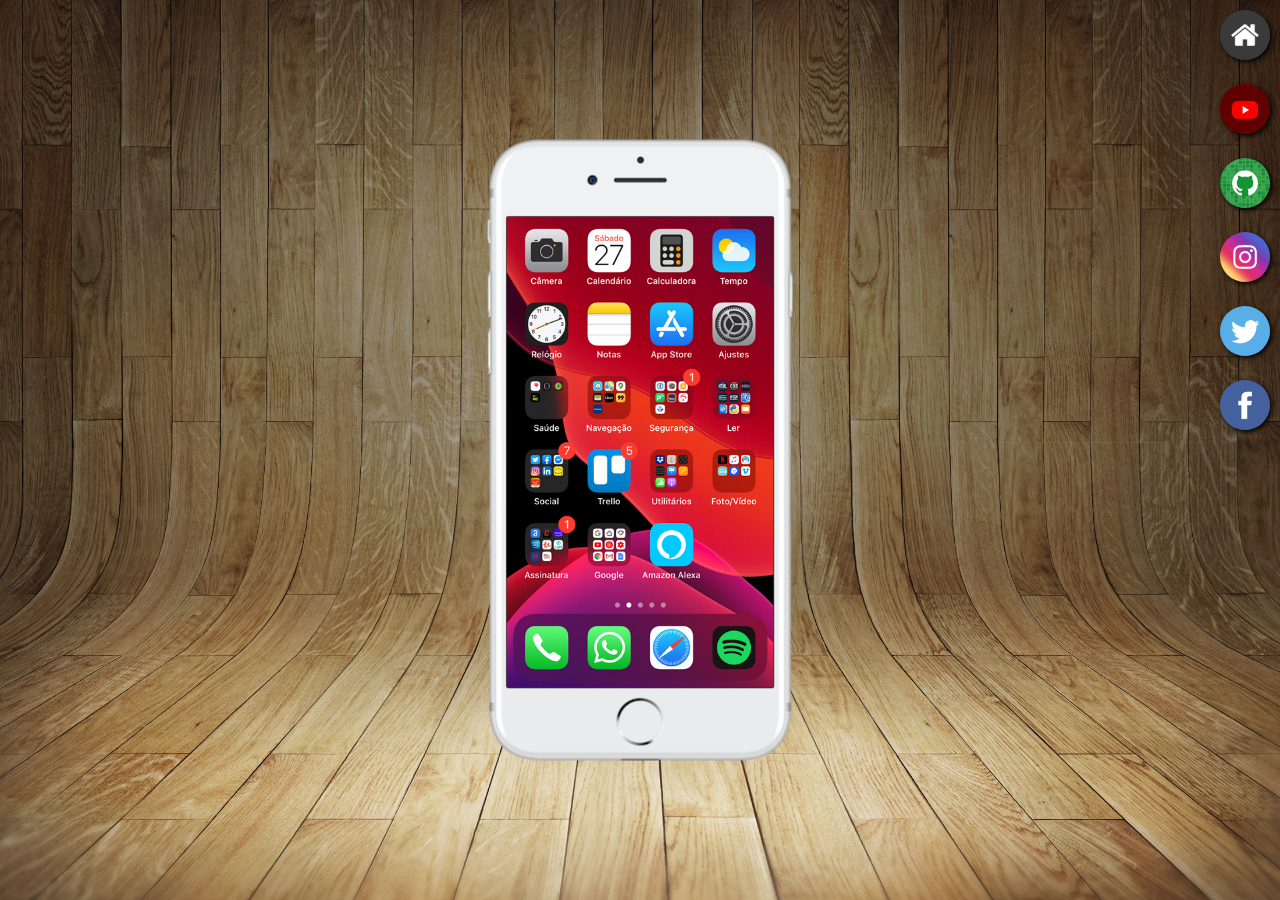
<file: index.html>
<!DOCTYPE html>
<html lang="pt-br">
<head>
    <meta charset="UTF-8">
    <meta name="viewport" content="width=device-width, initial-scale=1.0">
    <title>Projeto redes Sociais</title><link rel="stylesheet" href="estilos/style.css">
    <link rel="stylesheet" href="favicon.ico">
</head>
<body>
    <main>
        <section id="telefone">
            <iframe src="home.html" name="tela" id="tela" frameborder="0"></iframe>
        </section>
        <section id="redes-sociais">
            <a href="home.html" target="tela"><img src="imagens/logo-home.jpg" alt="Home"></a><br>
            <a href="yotube.html" target="tela"><img src="imagens/logo-youtube.jpg" alt="Yotube"></a><br>
            <a href="github.html" target="tela"><img src="imagens/logo-github.jpg" alt="GitHub"></a><br>
            <a href="instagram.html" target="tela"><img src="imagens/logo-instagram.jpg" alt="Instagram"></a><br>
            <a href="twitter.html" target="tela"><img src="imagens/logo-twitter.jpg" alt="Twiter"></a><br>
            <a href="facebook.html" target="tela"><img src="imagens/logo-facebook.jpg" alt="Facebook"></a><br>
        </section>
    </main>
</body>
</html>
</file>
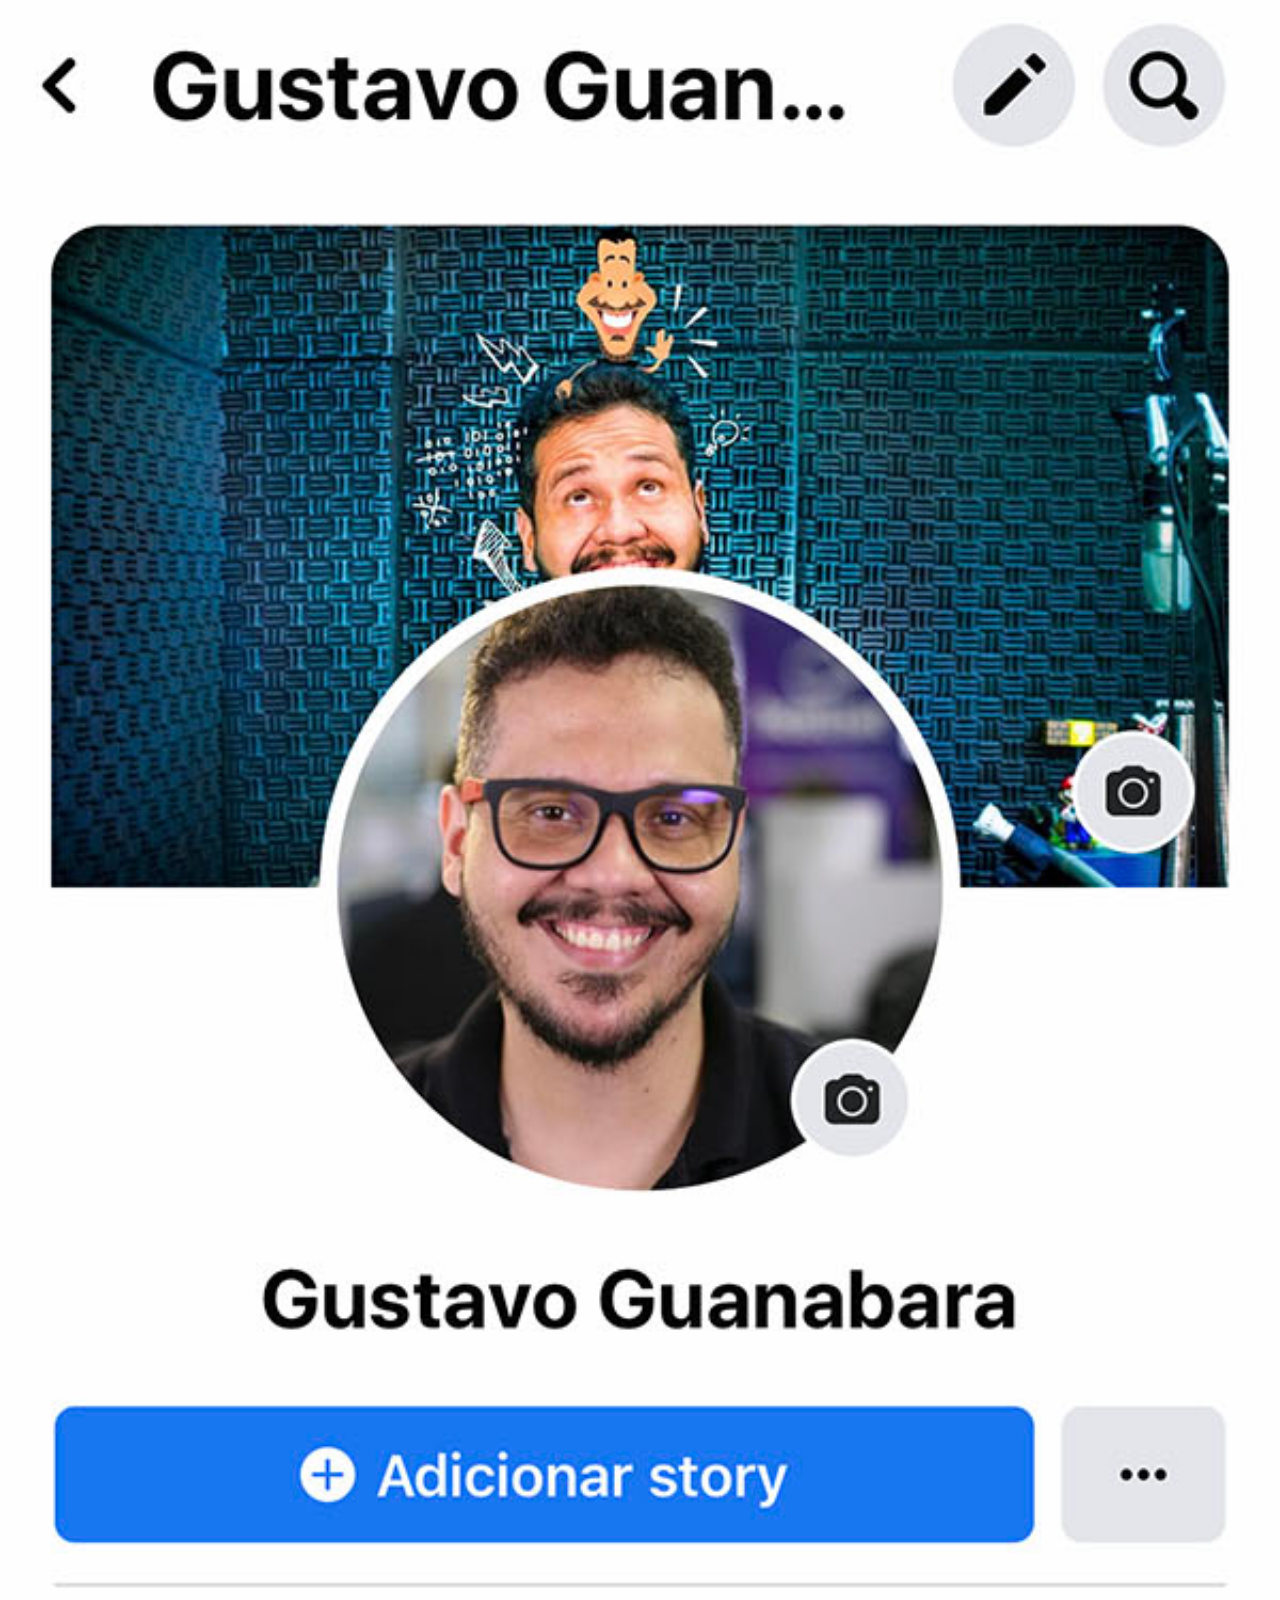
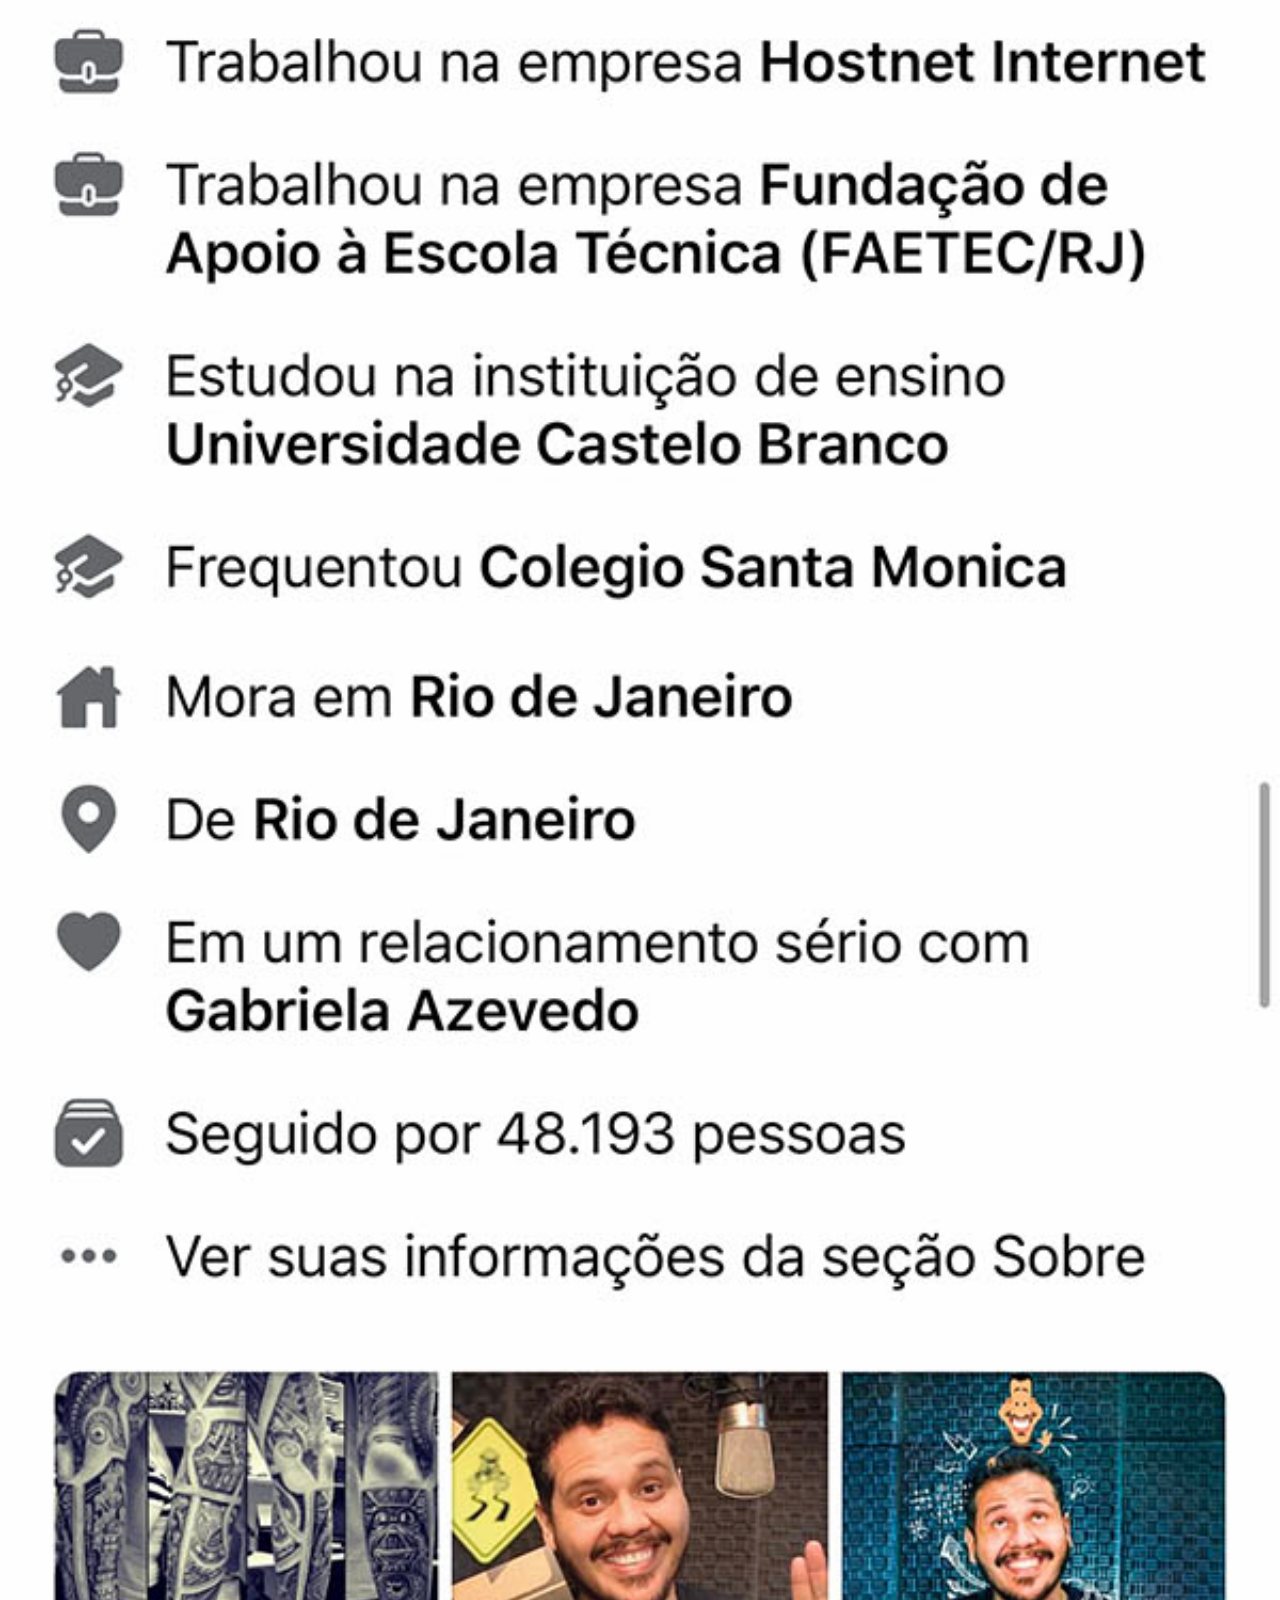
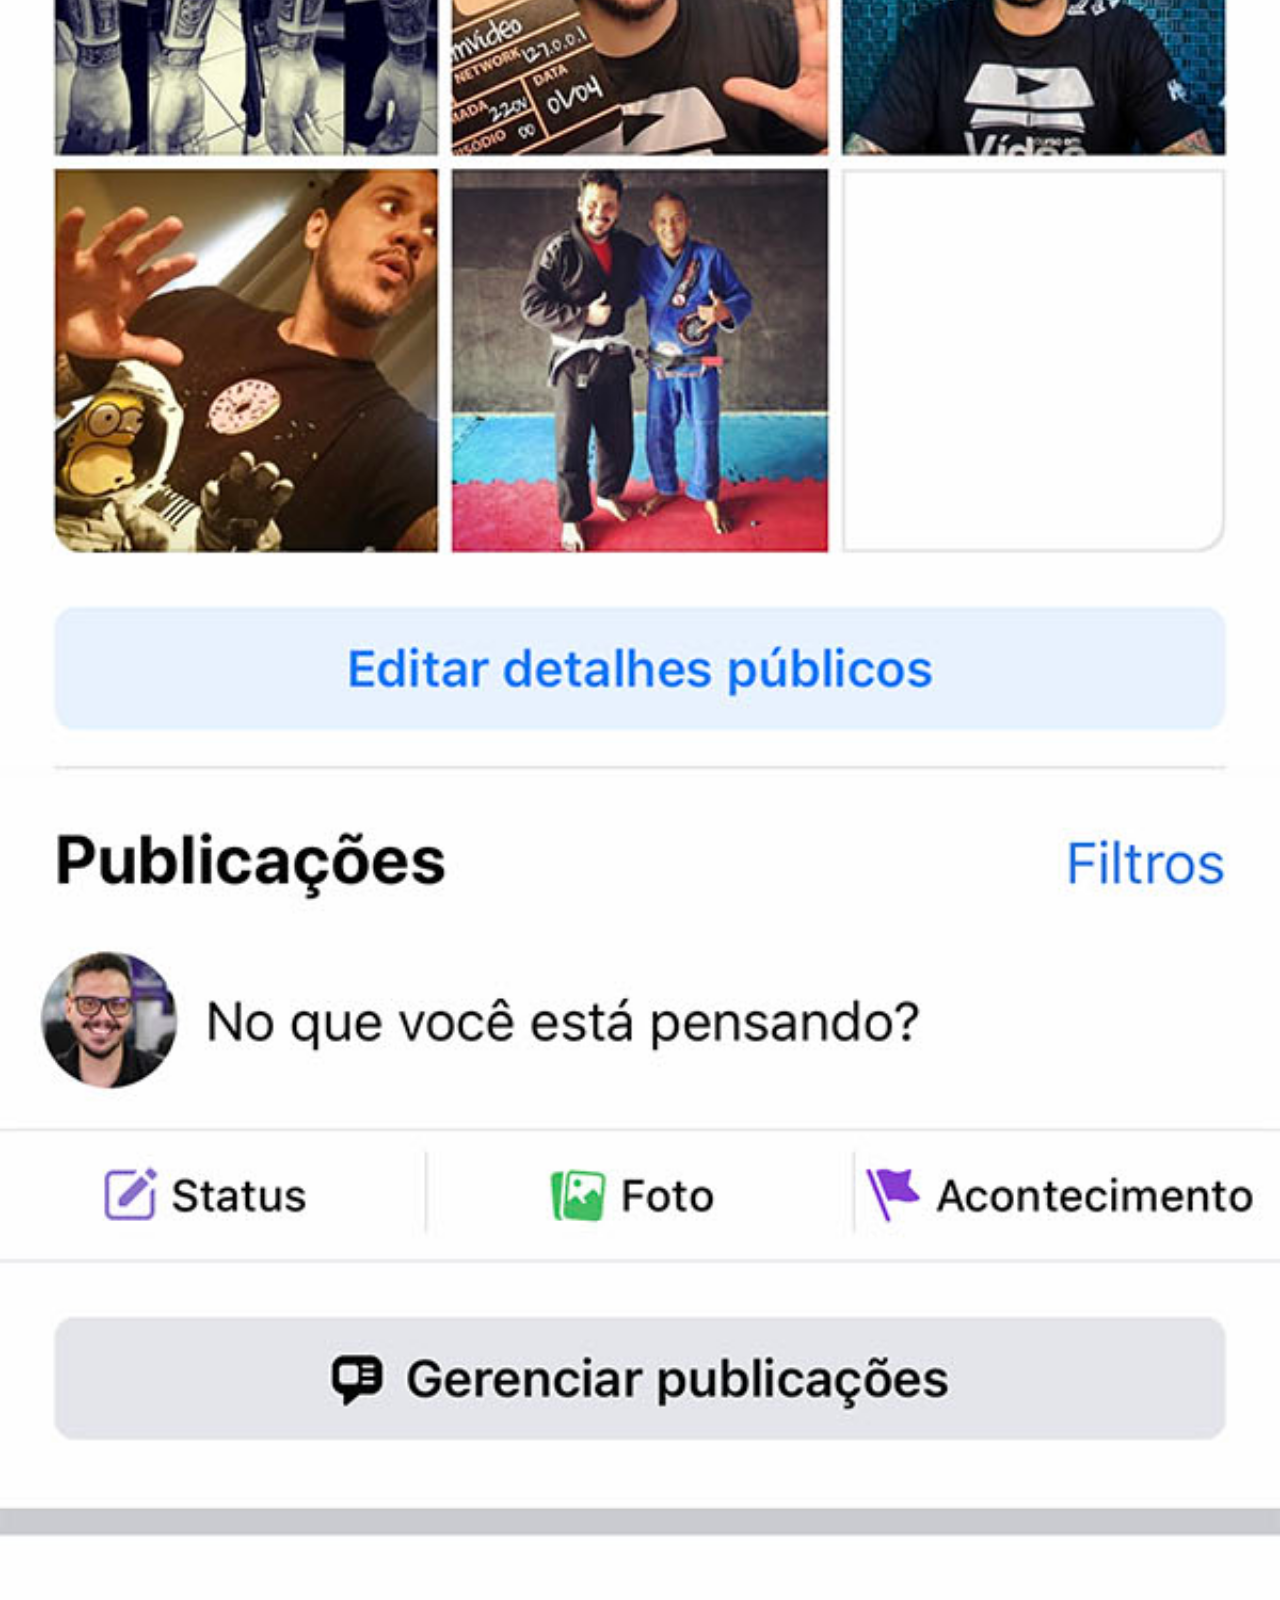
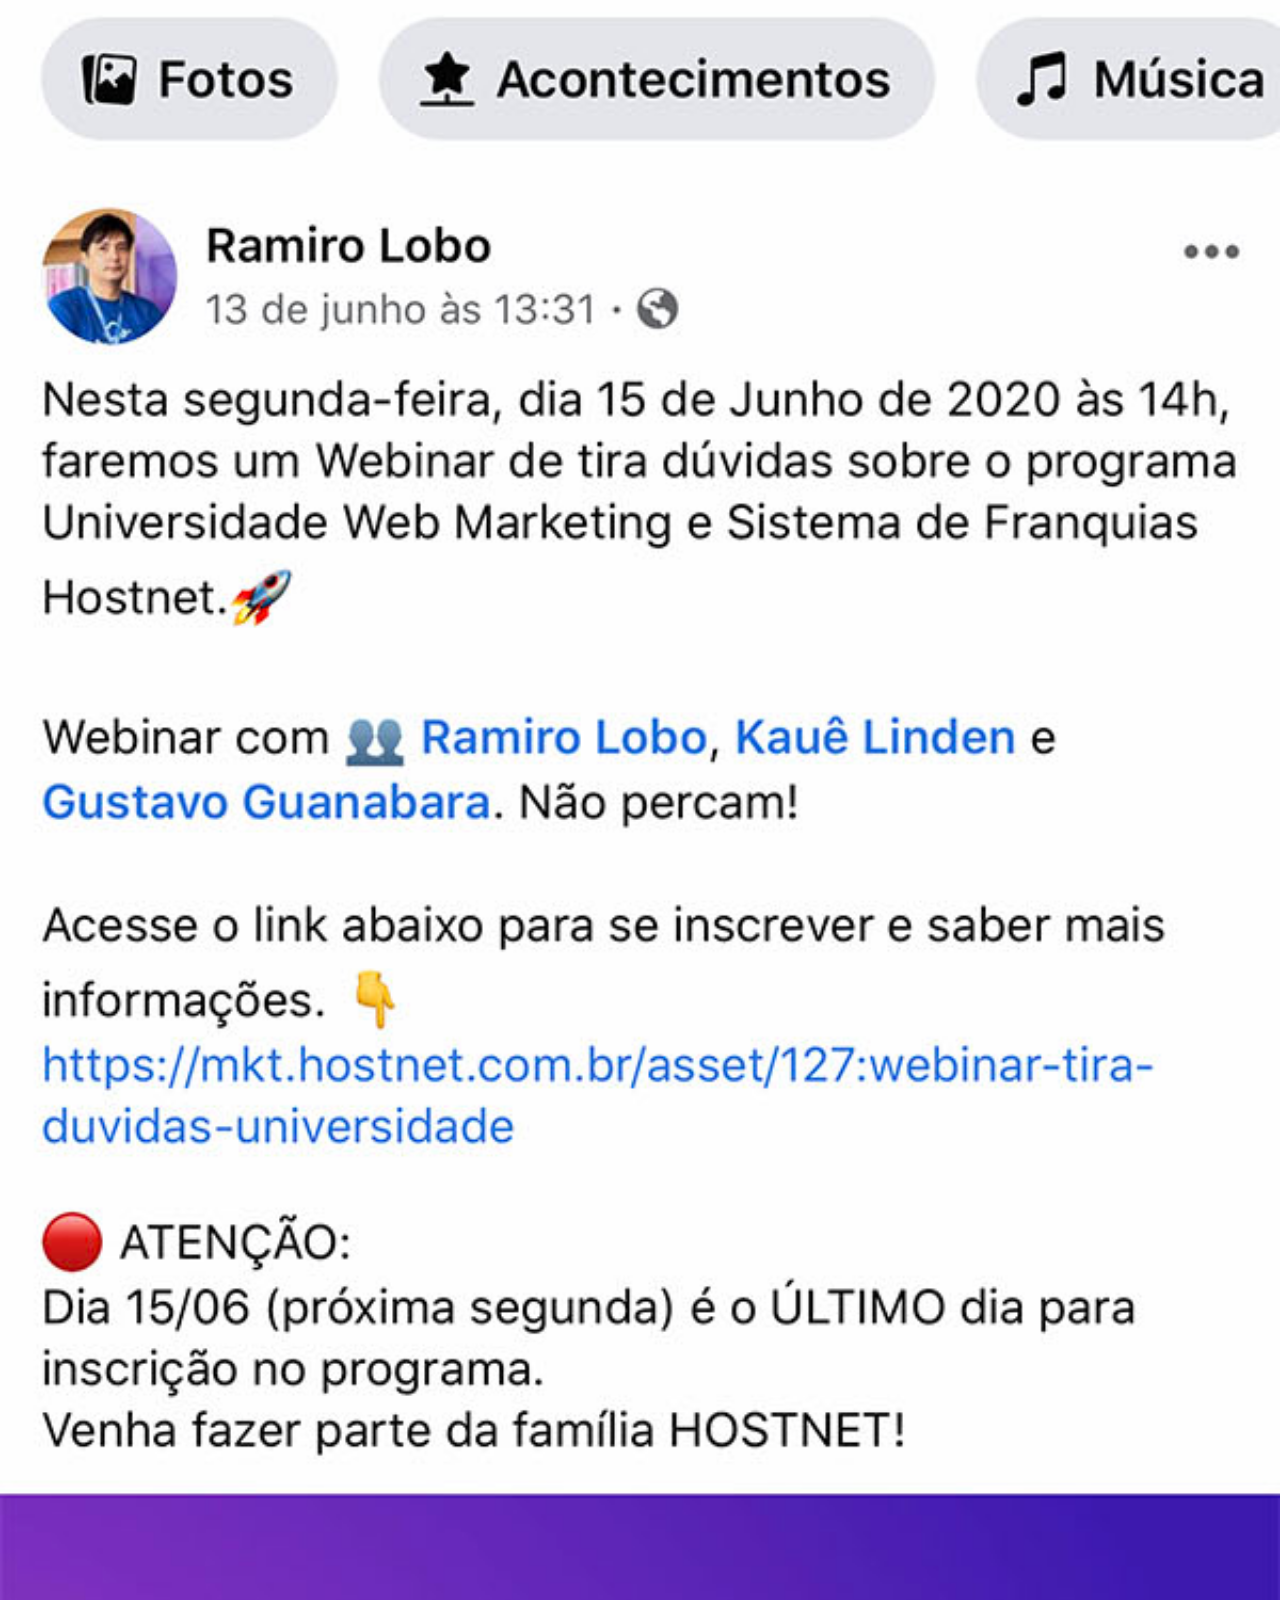
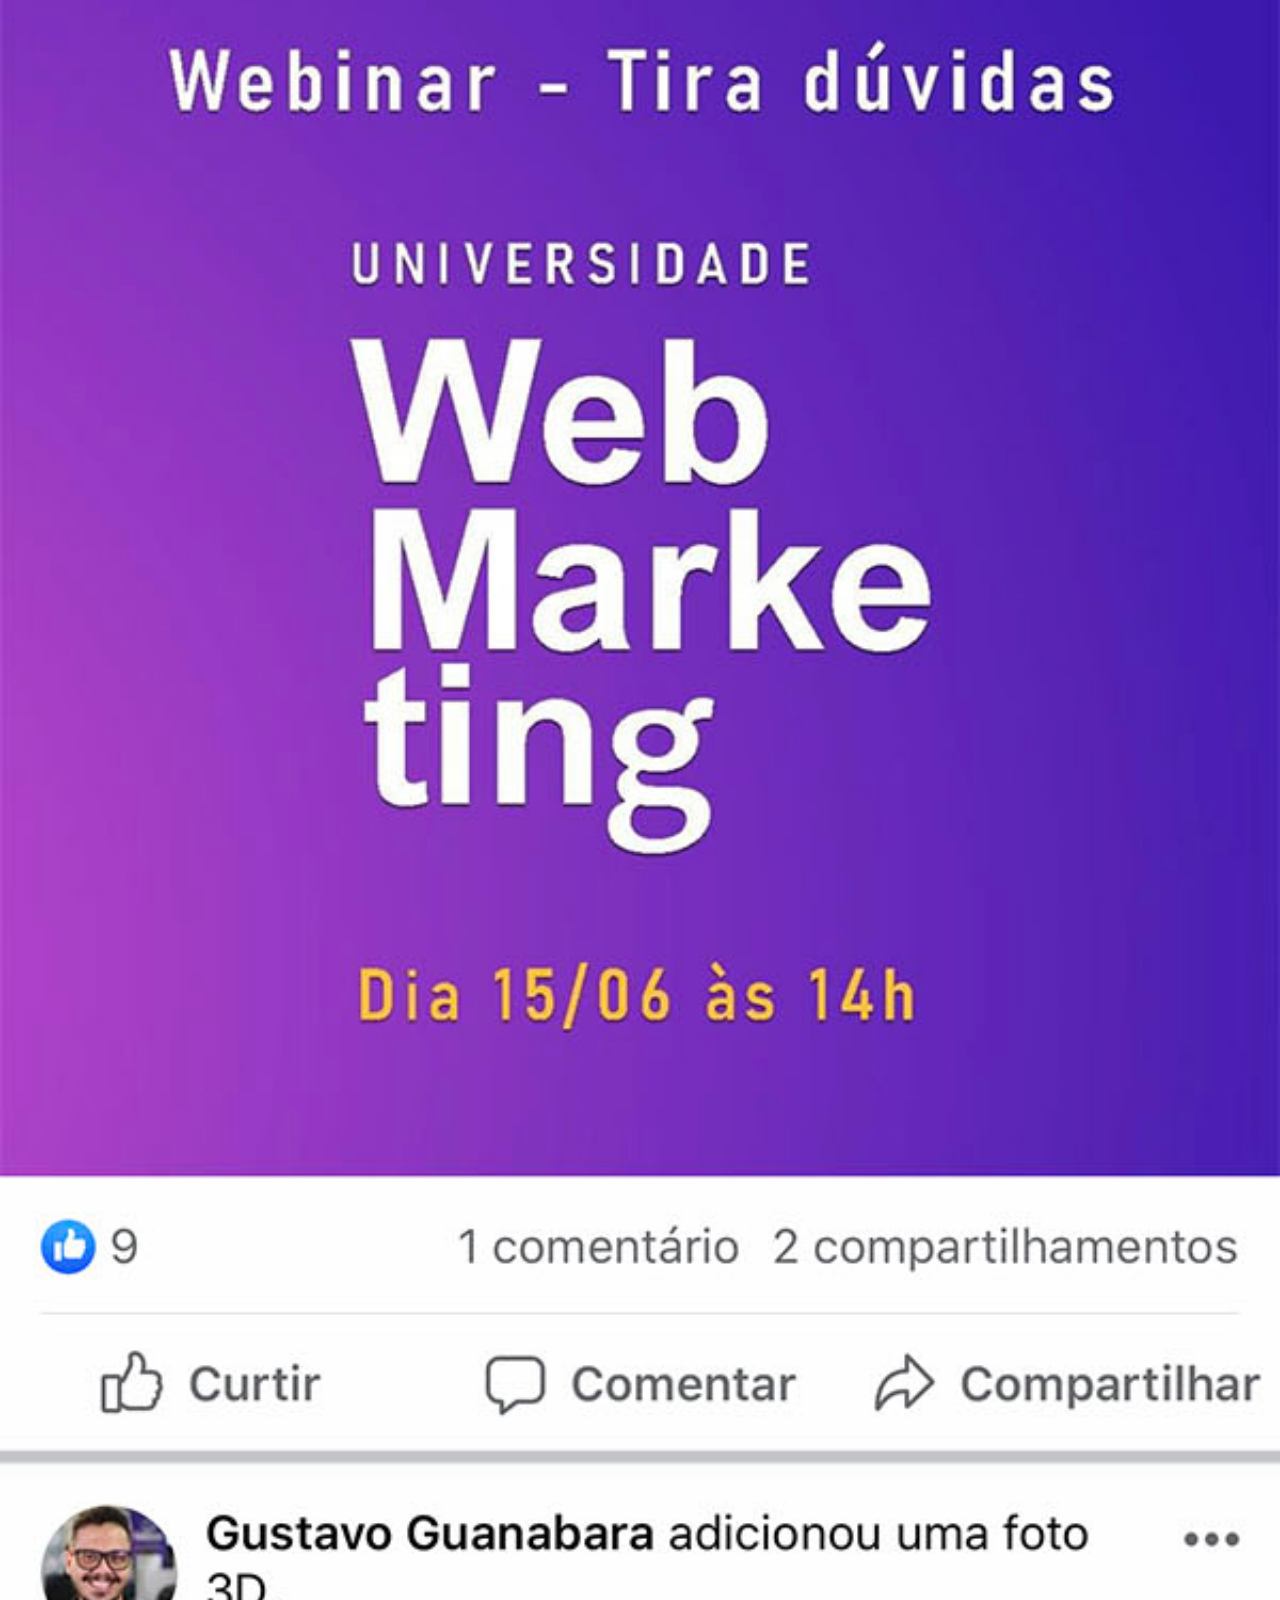
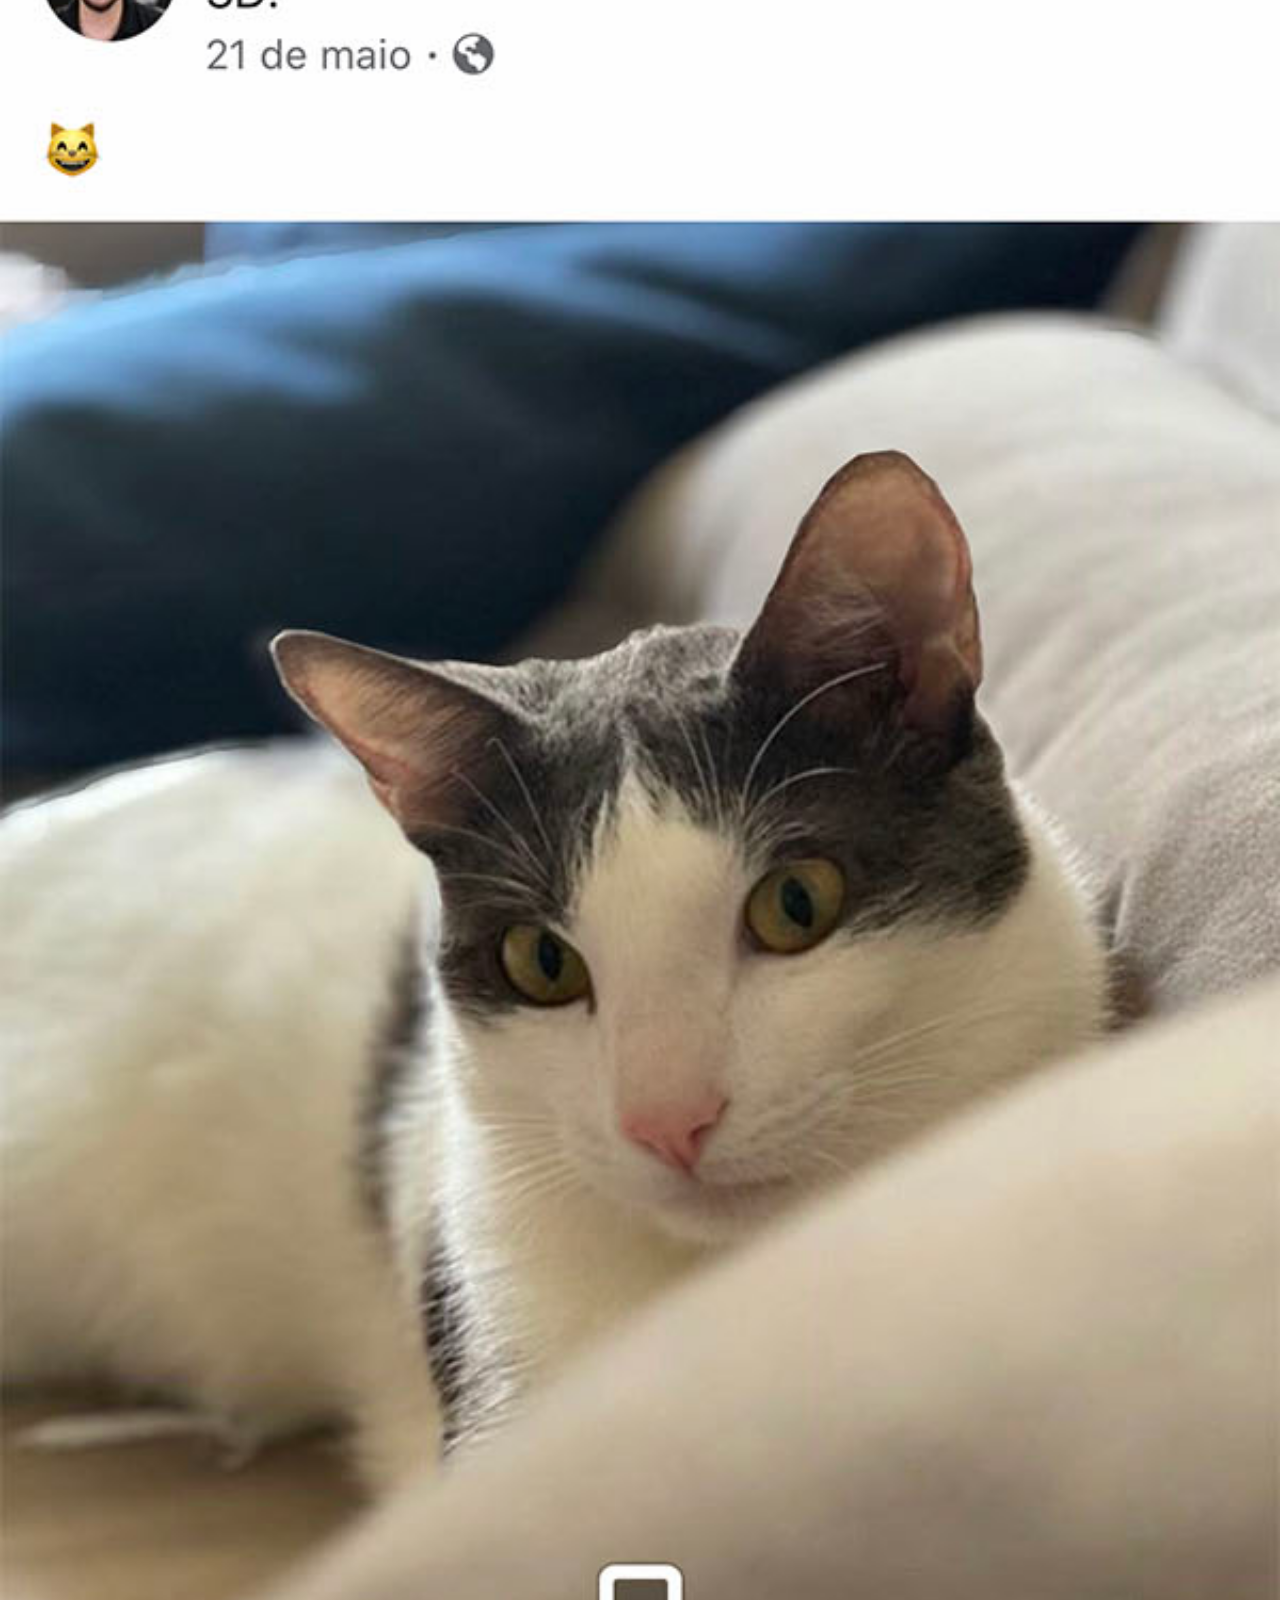
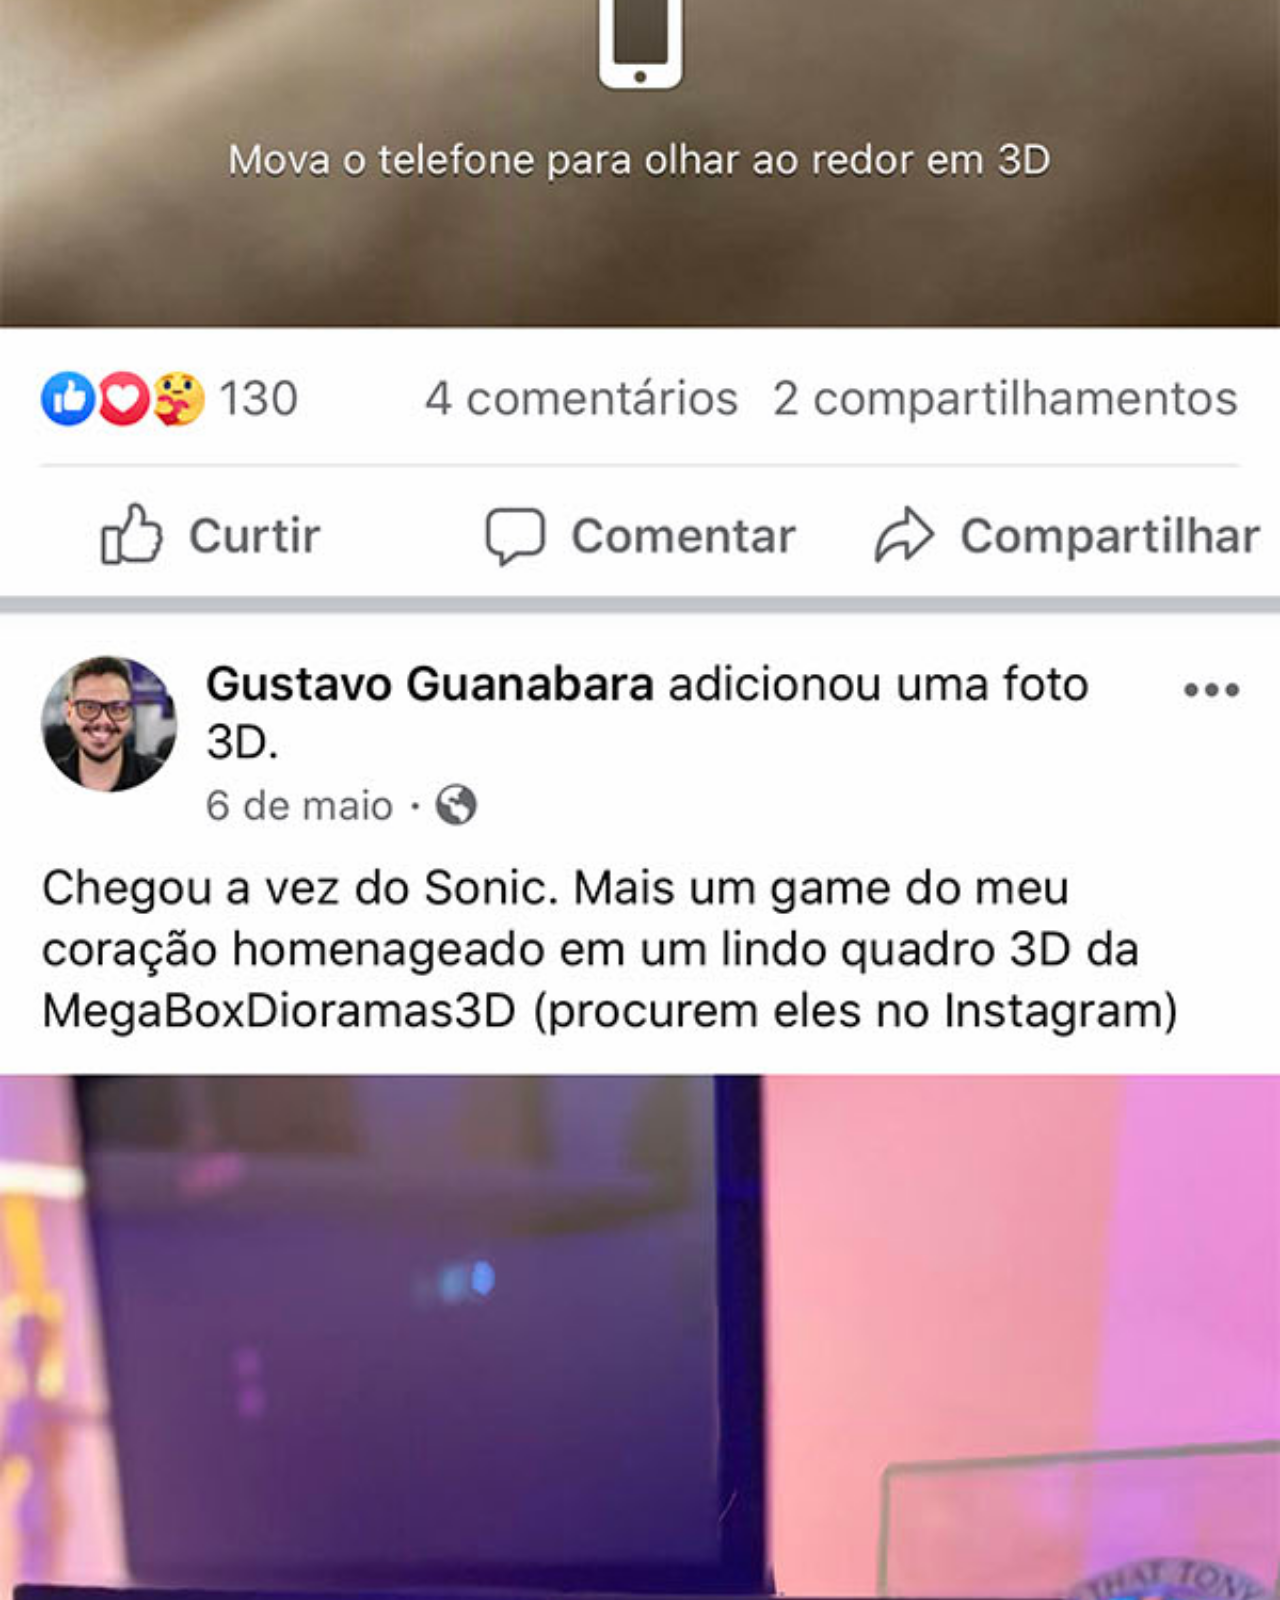
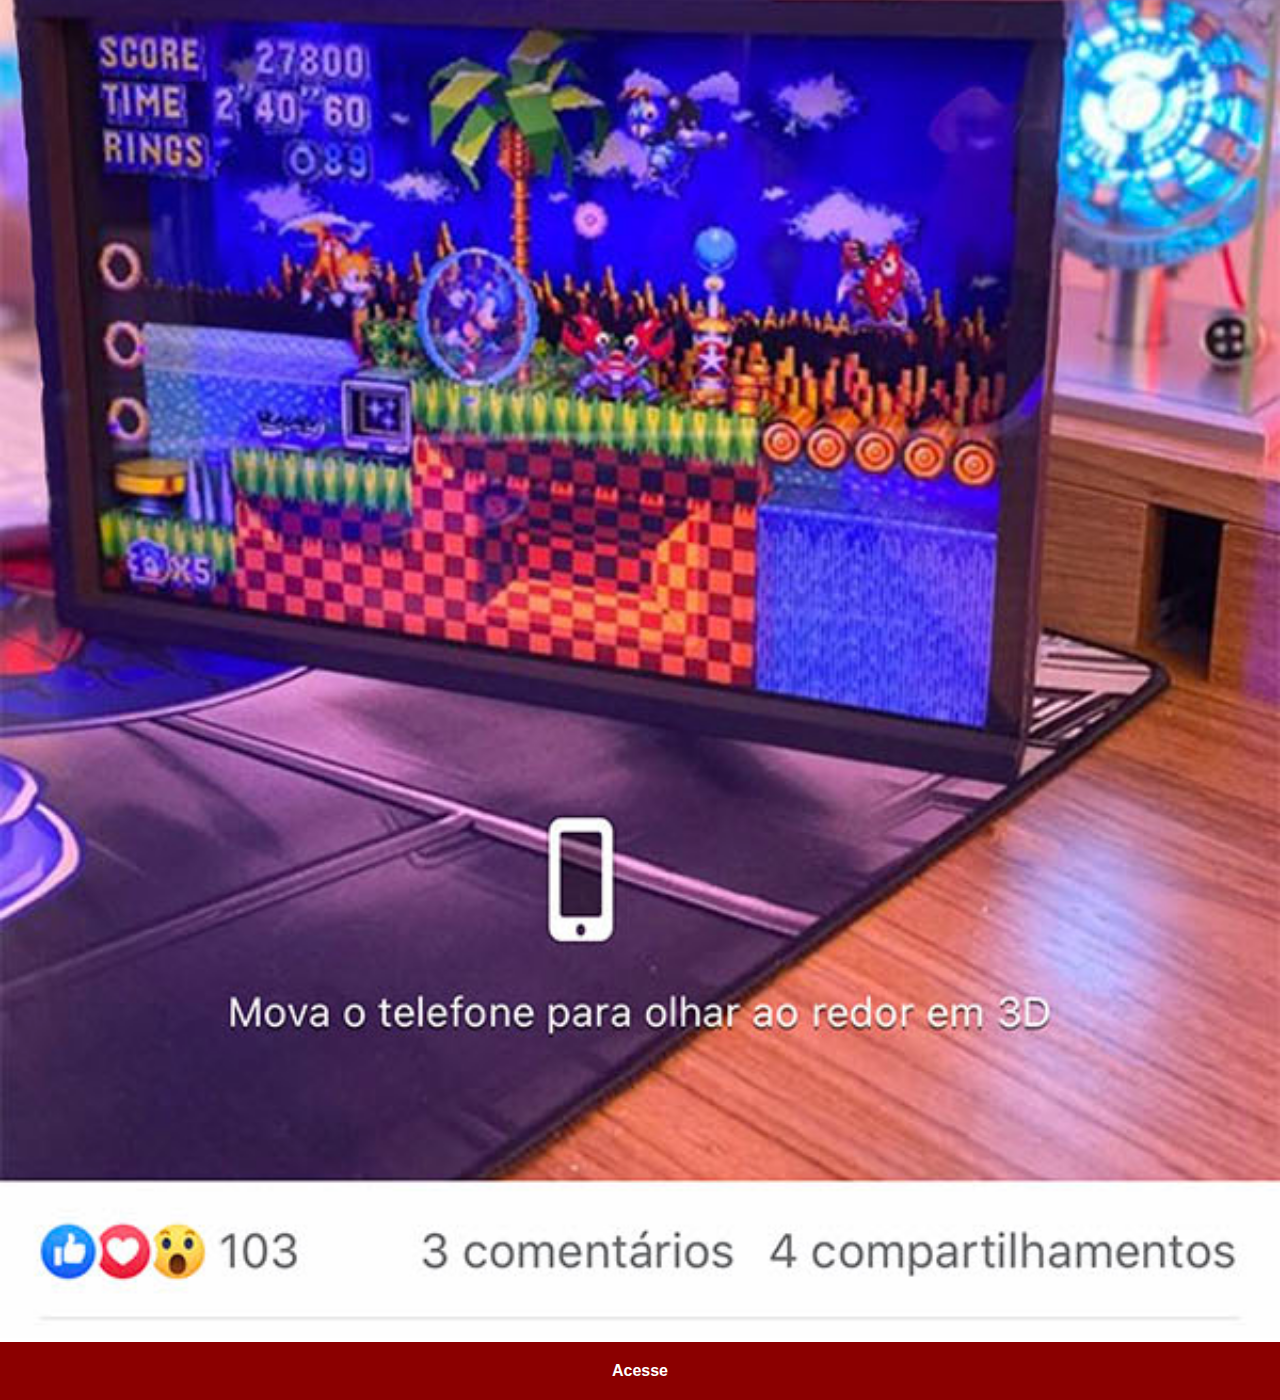
<file: facebook.html>
<!DOCTYPE html>
<html lang="pt-br">
<head>
    <meta charset="UTF-8">
    <meta name="viewport" content="width=device-width, initial-scale=1.0">
    <title>Facebook</title>
    <link rel="stylesheet" href="estilos/social.css">
</head>
<body>
    <img src="imagens/tela-facebook.jpg" alt="Facebook">
    <a href="https://www.facebook.com/" target="_blank">Acesse</a>
    
</body>
</html>
</file>
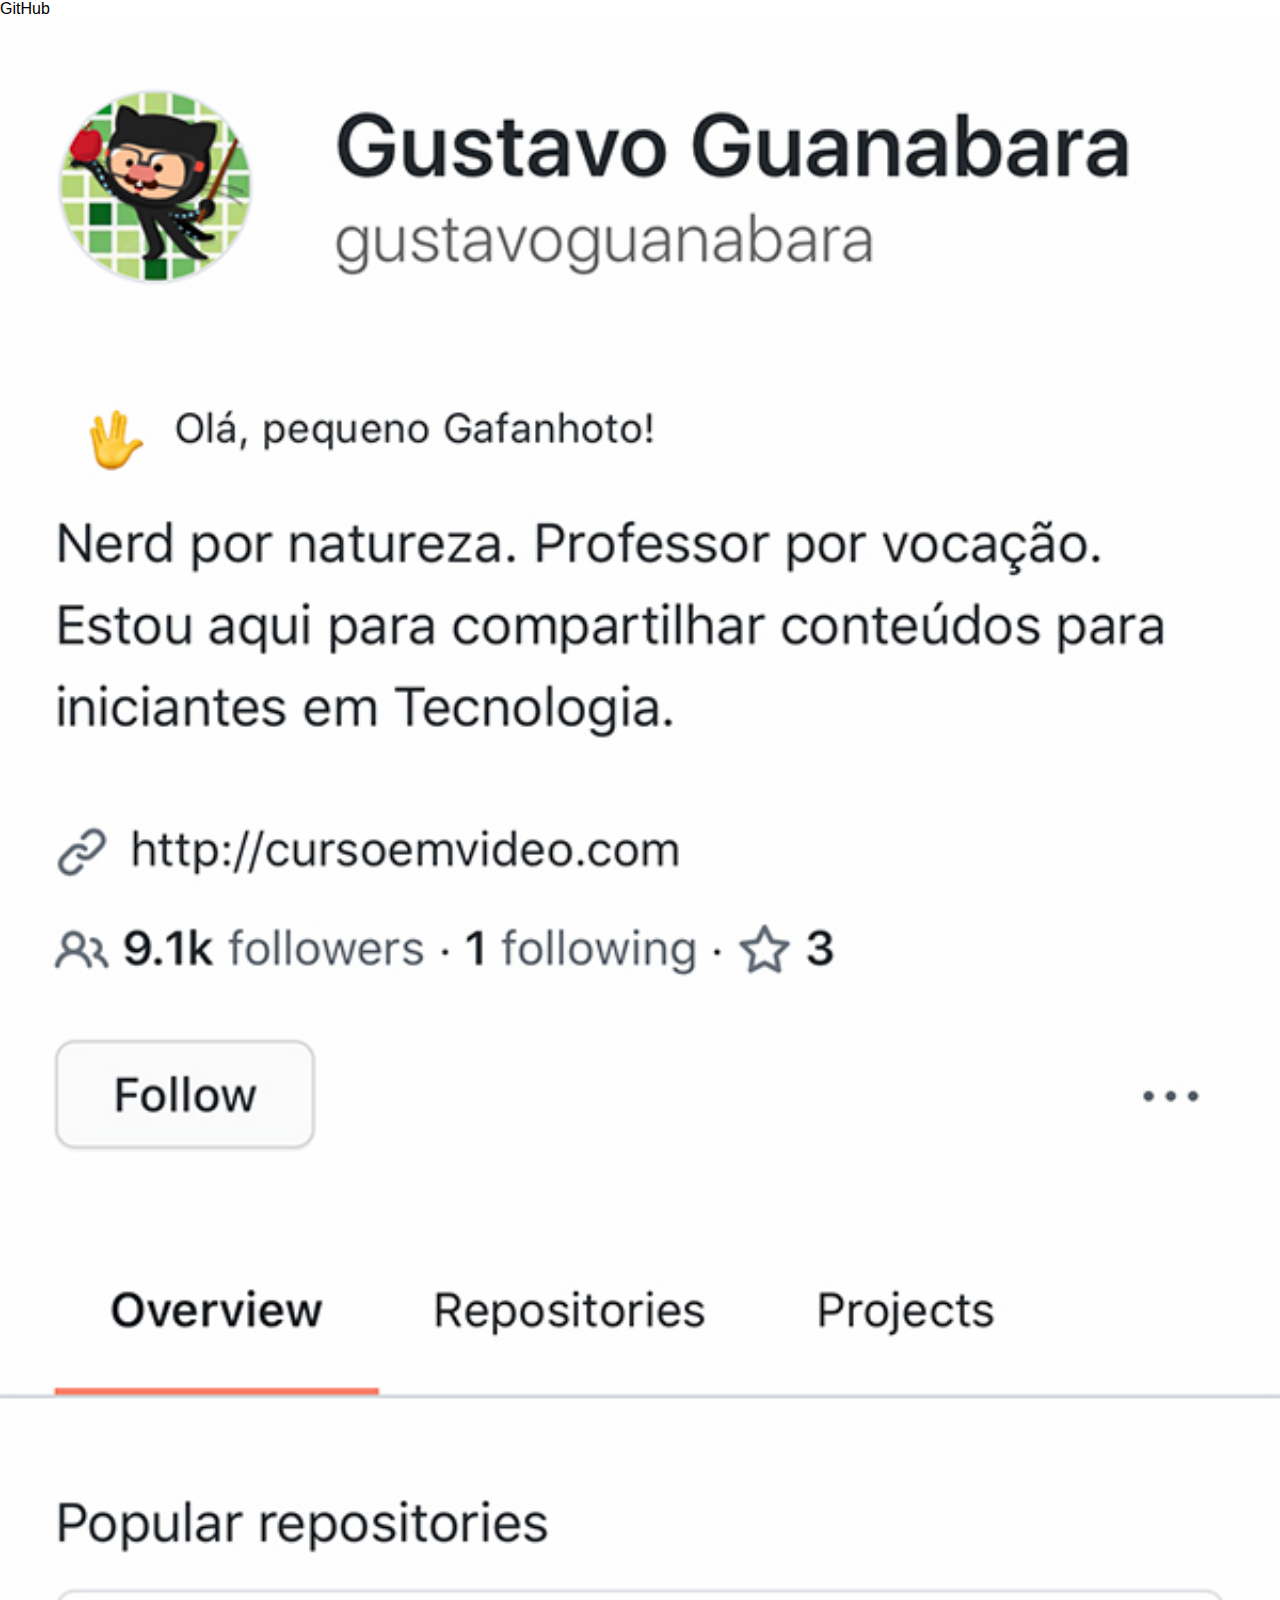
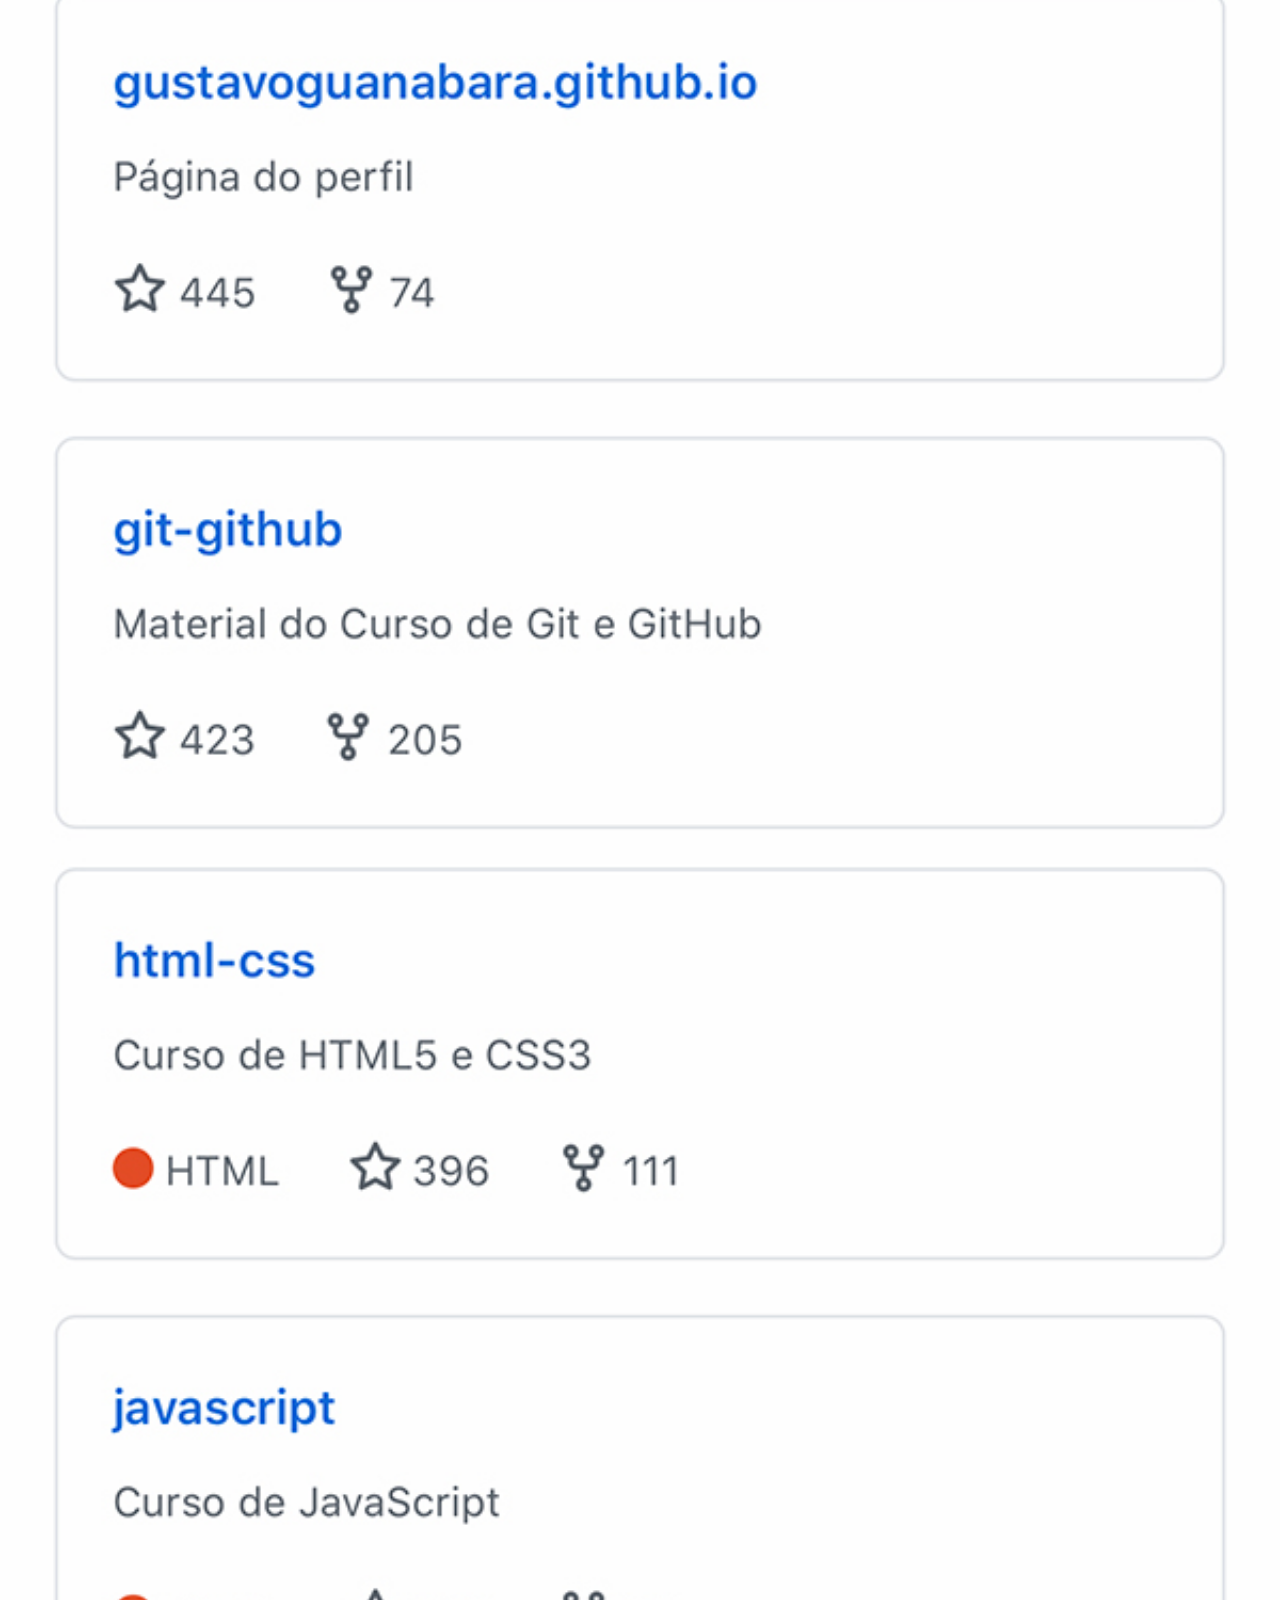
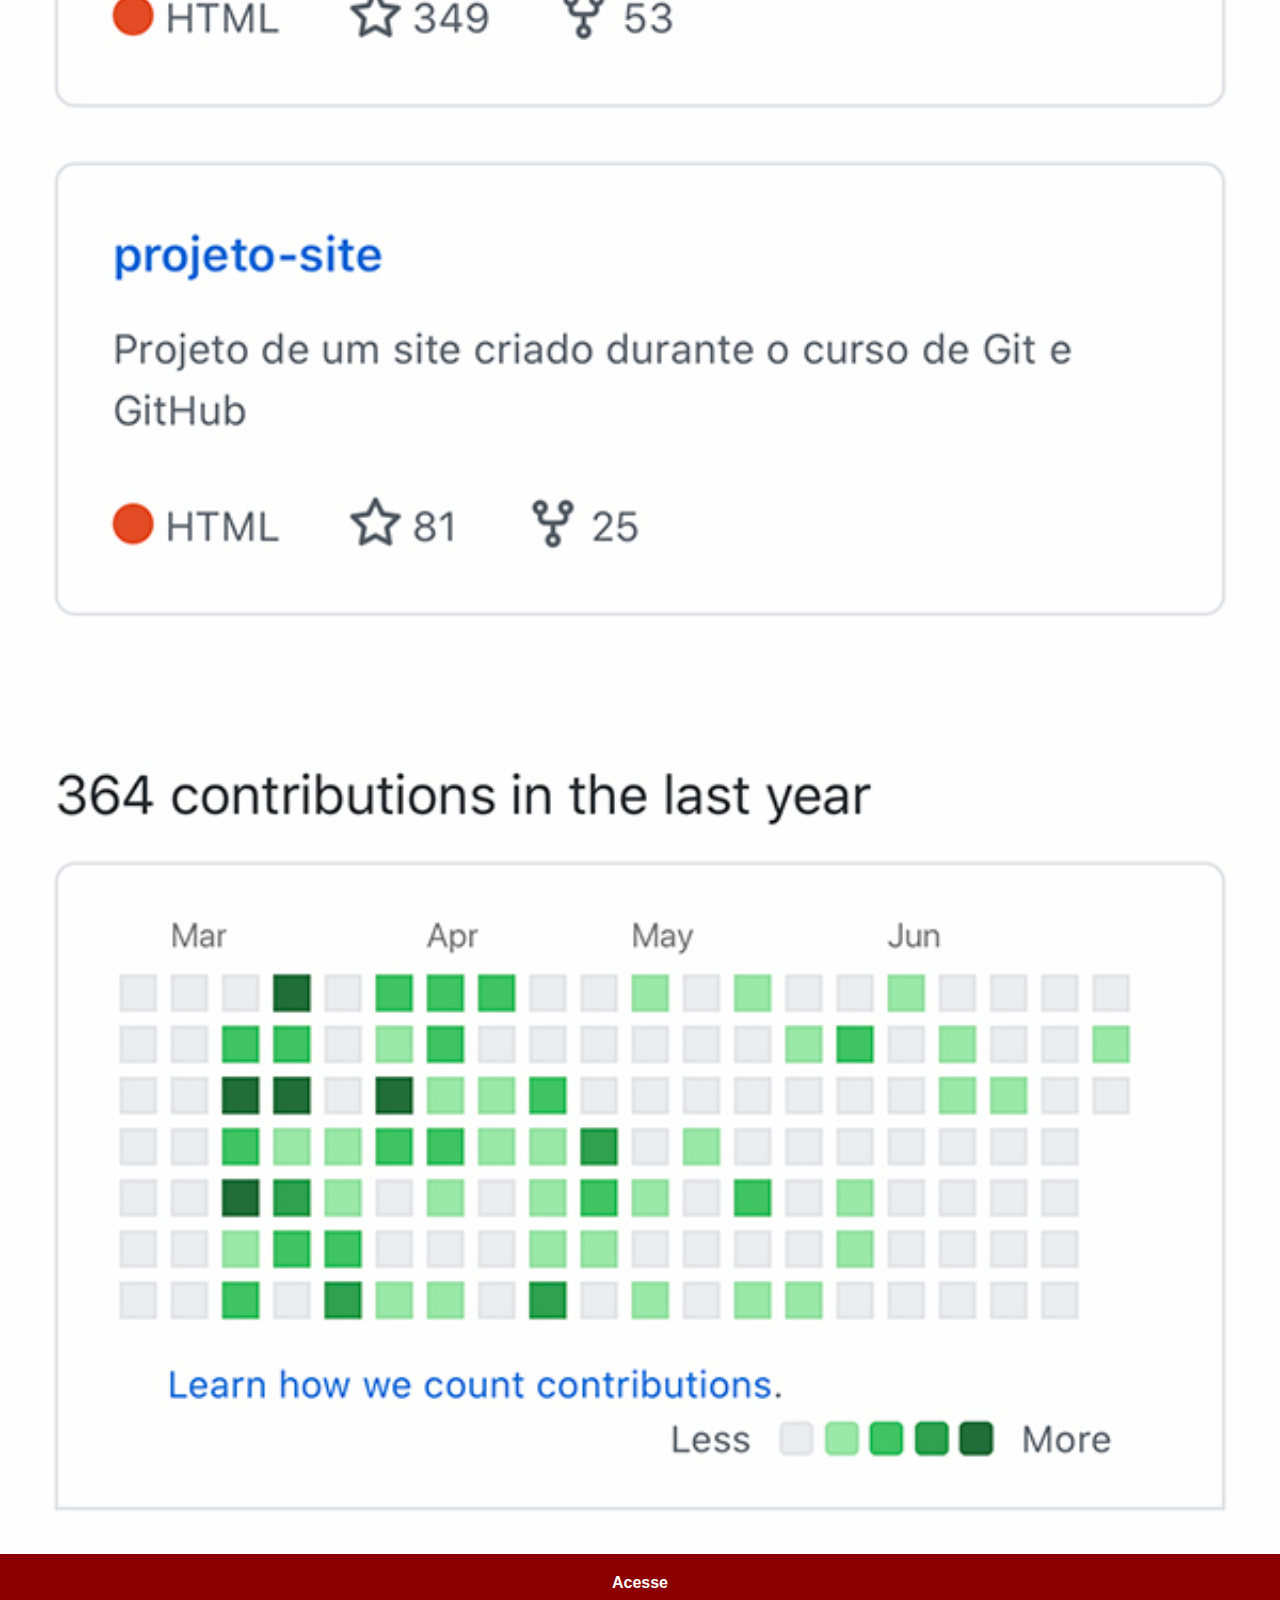
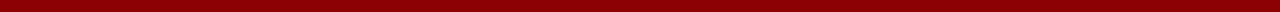
<file: github.html>
<!DOCTYPE html>
<html lang="pt-br">
<head>
    <meta charset="UTF-8">
    <meta name="viewport" content="width=device-width, initial-scale=1.0">
    <title>GitHub</title>
    <link rel="stylesheet" href="estilos/social.css">
</head>
<body>GitHub
    <img src="imagens/tela-github.jpg" alt="GitHub">
    <a href="https://github.com/Guilhermexxx1" target="_blank">Acesse</a>
    
</body>
</html>
</file>
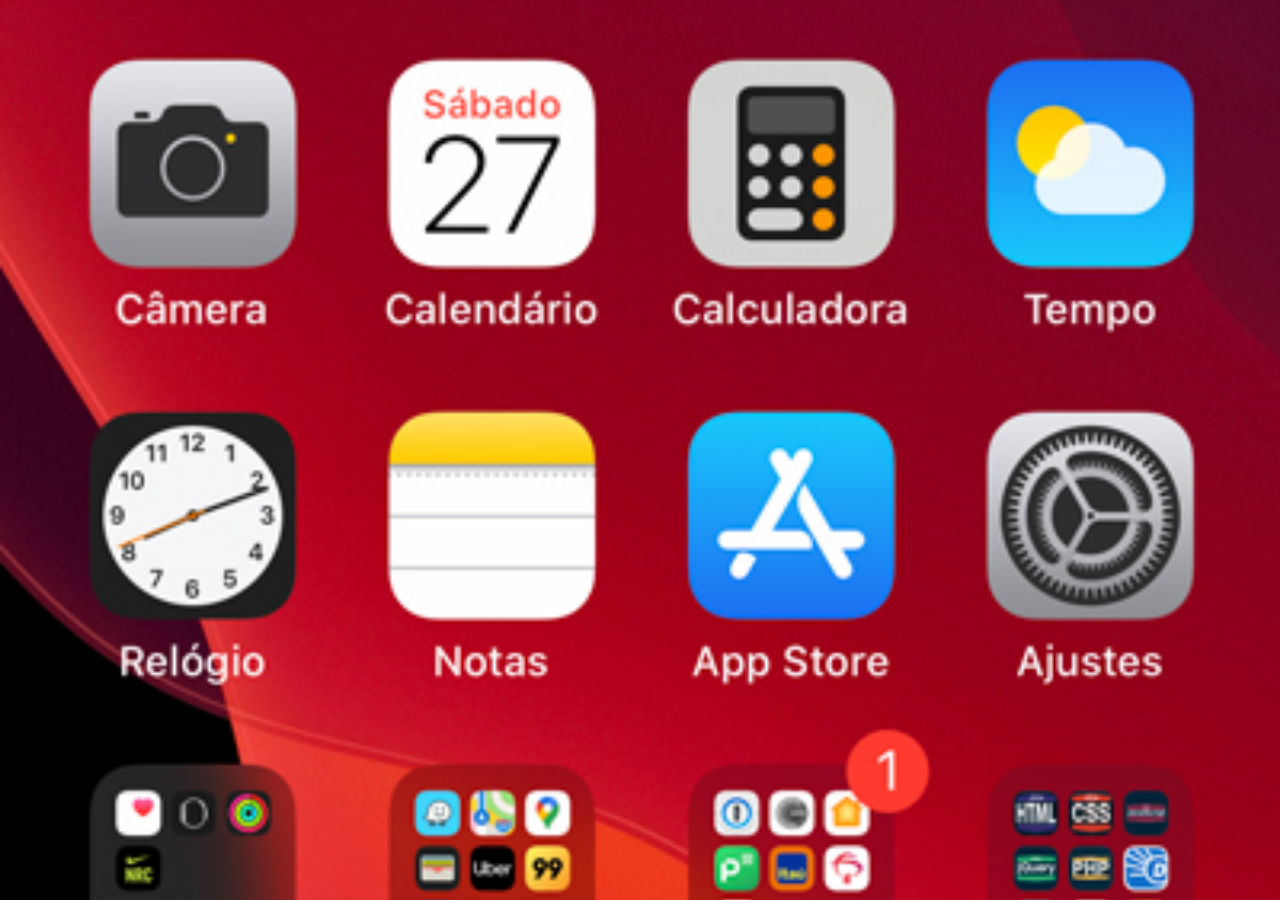
<file: home.html>
<!DOCTYPE html>
<html lang="pt-br">
<head>
    <meta charset="UTF-8">
    <meta name="viewport" content="width=device-width, initial-scale=1.0">
    <title>Home</title>
</head>
<style>
    * {
        margin: 0;
        padding: 0;
    }

    body {
        width: 100vw;
        height: 100vh;
        background: black url('imagens/tela-home.jpg') no-repeat top center;
        background-size: cover;
    }
</style>
<body>
    
</body>
</html>
</file>
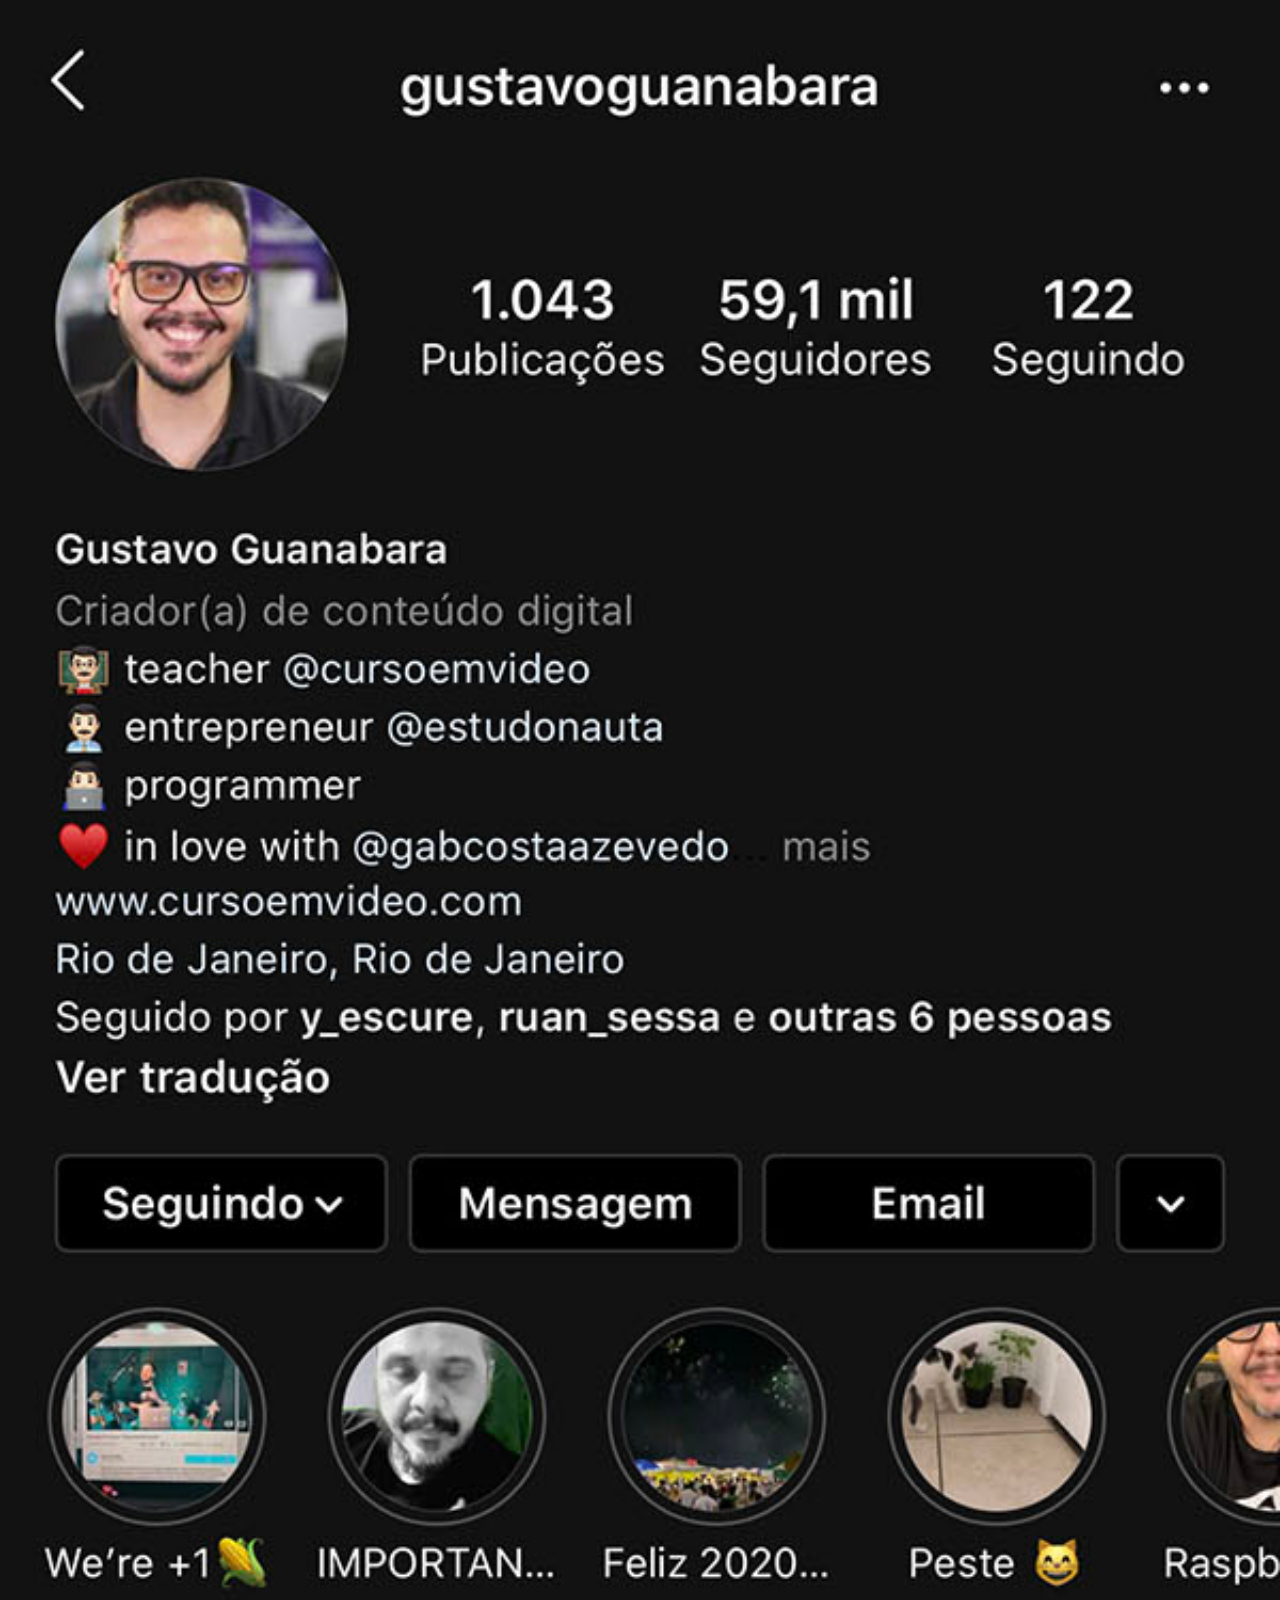
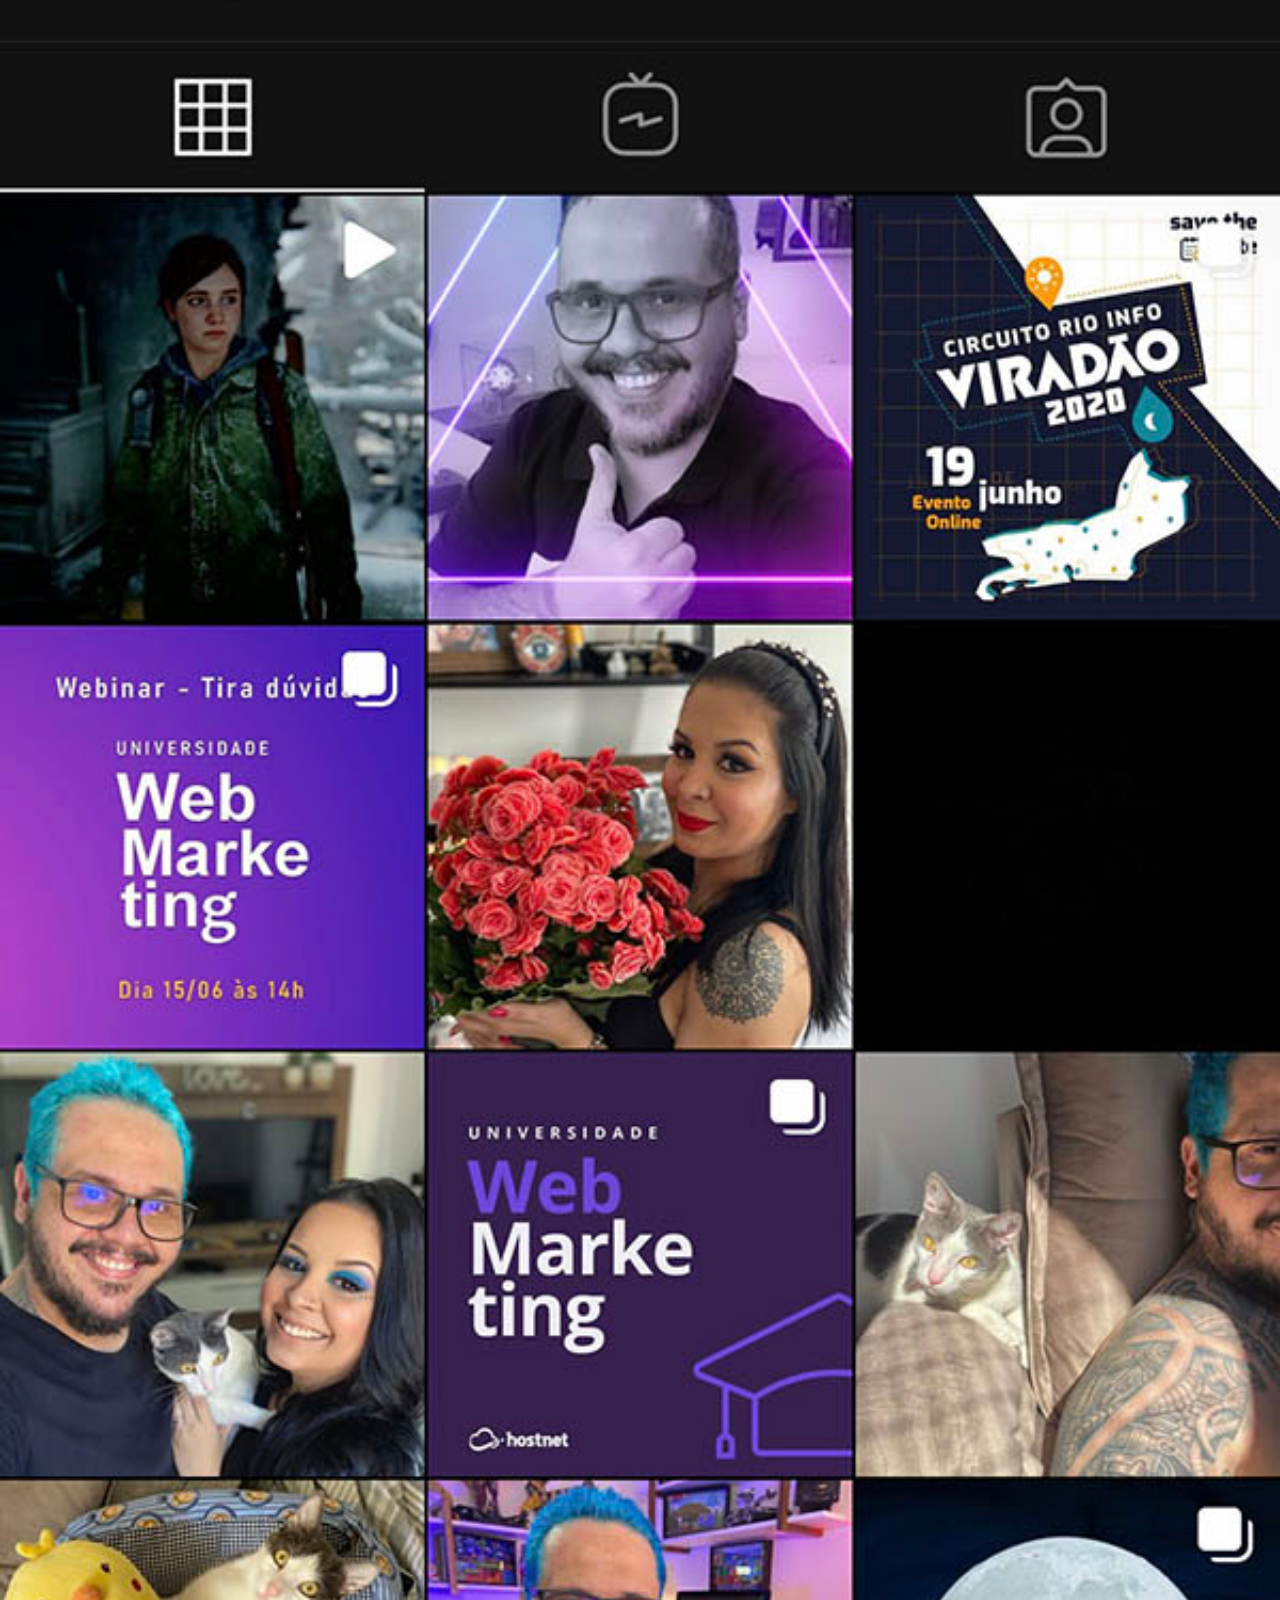
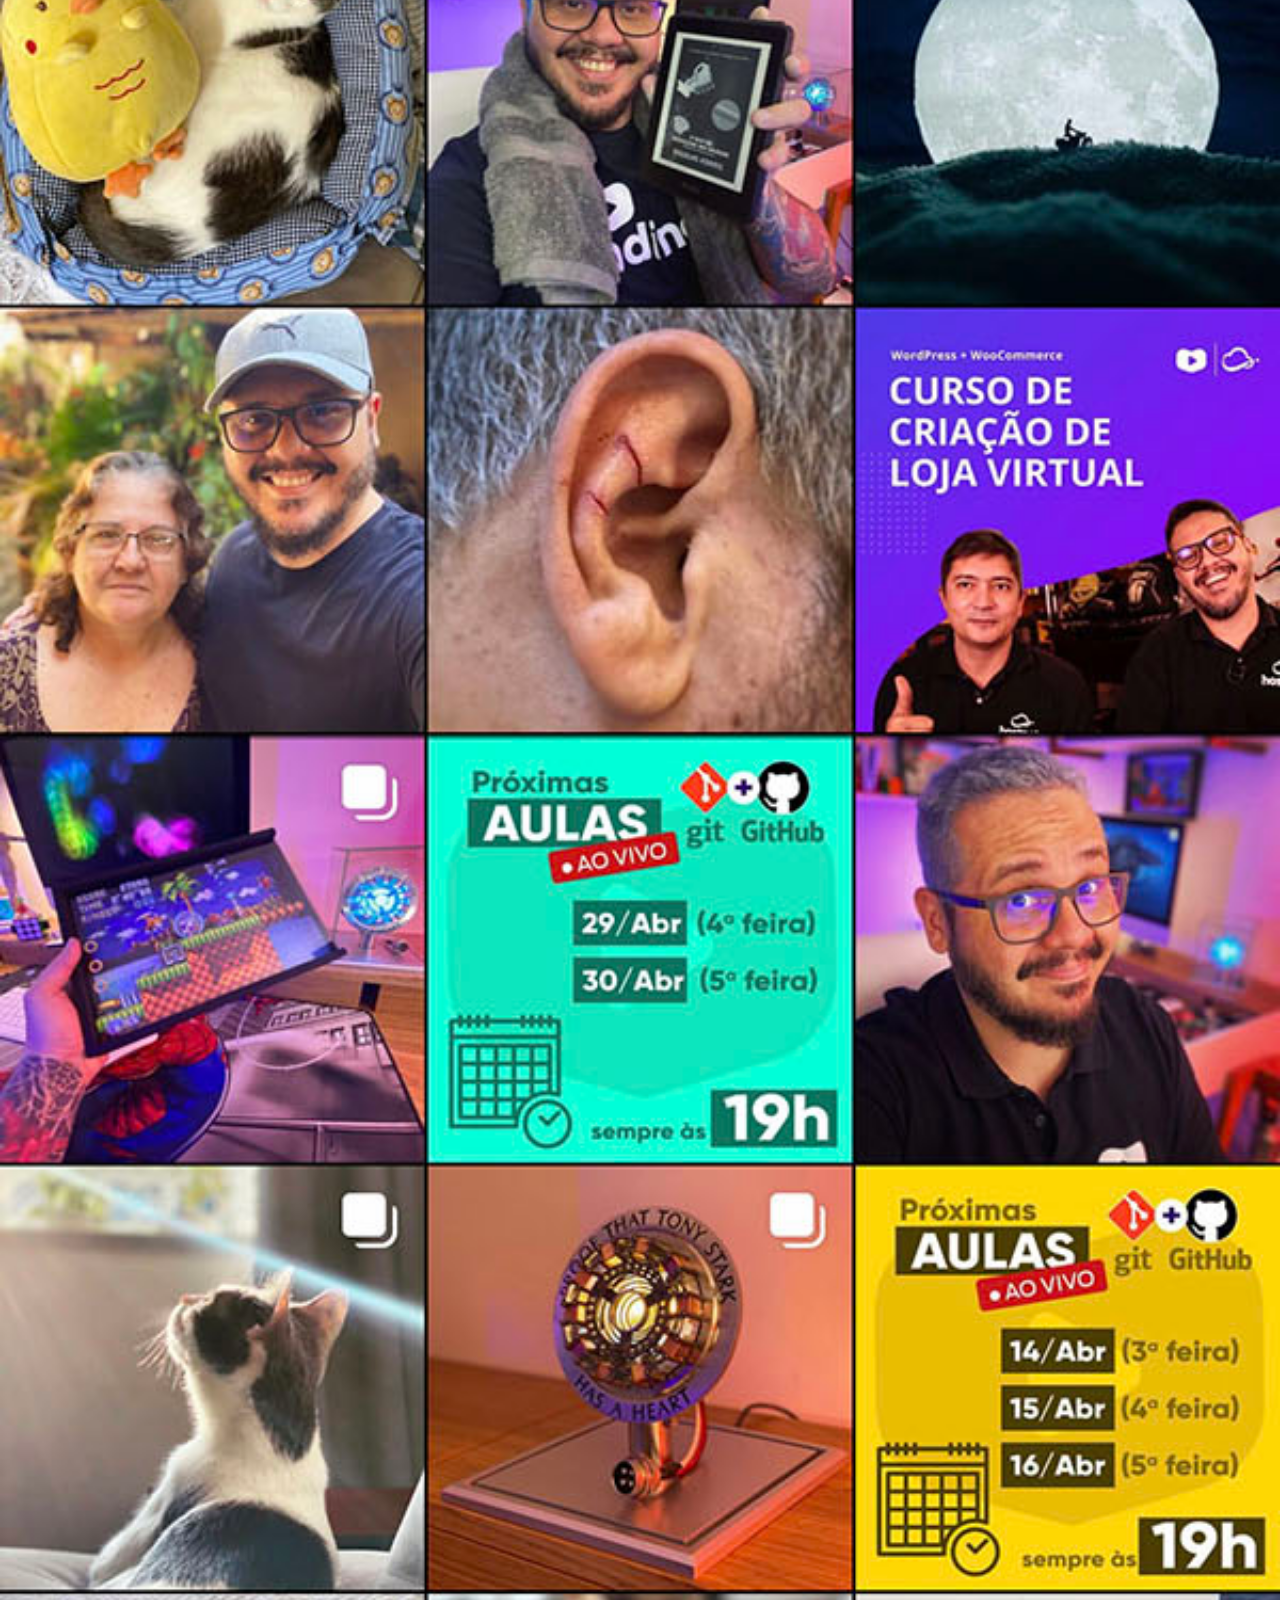
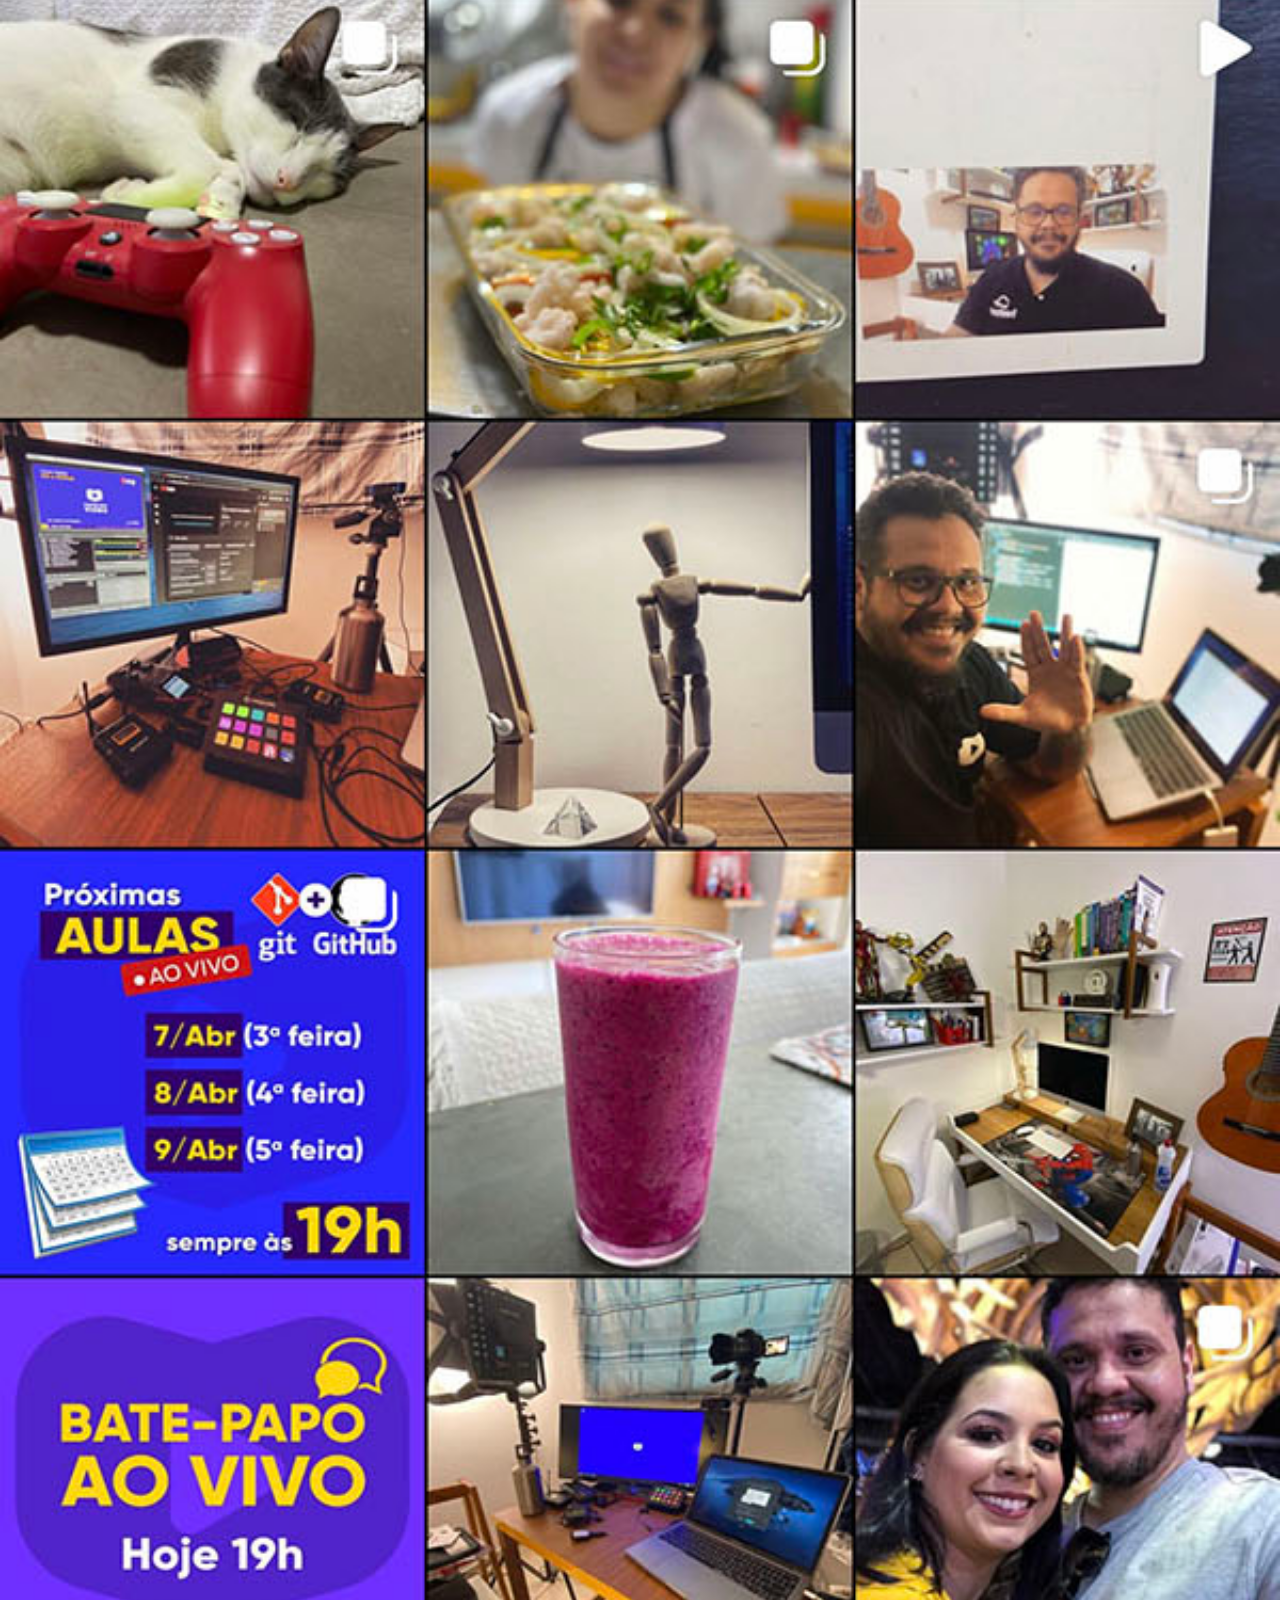
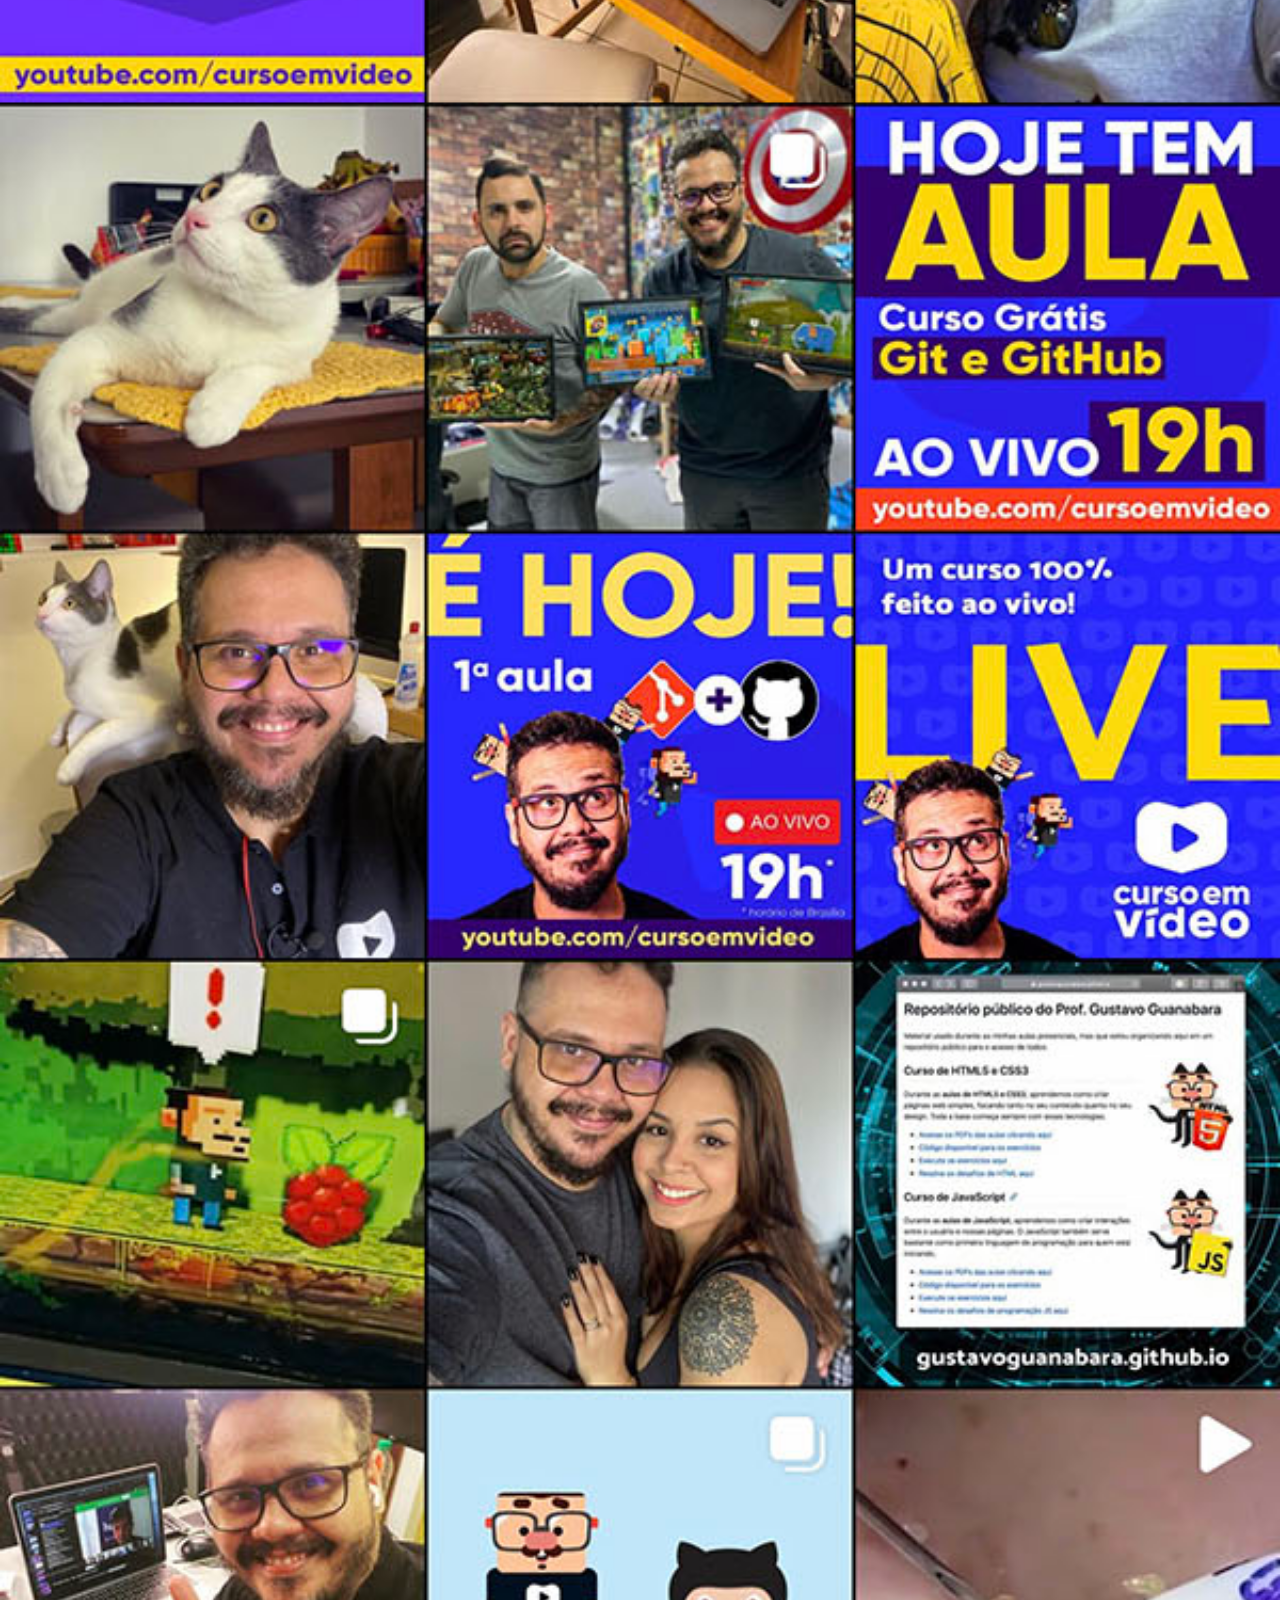
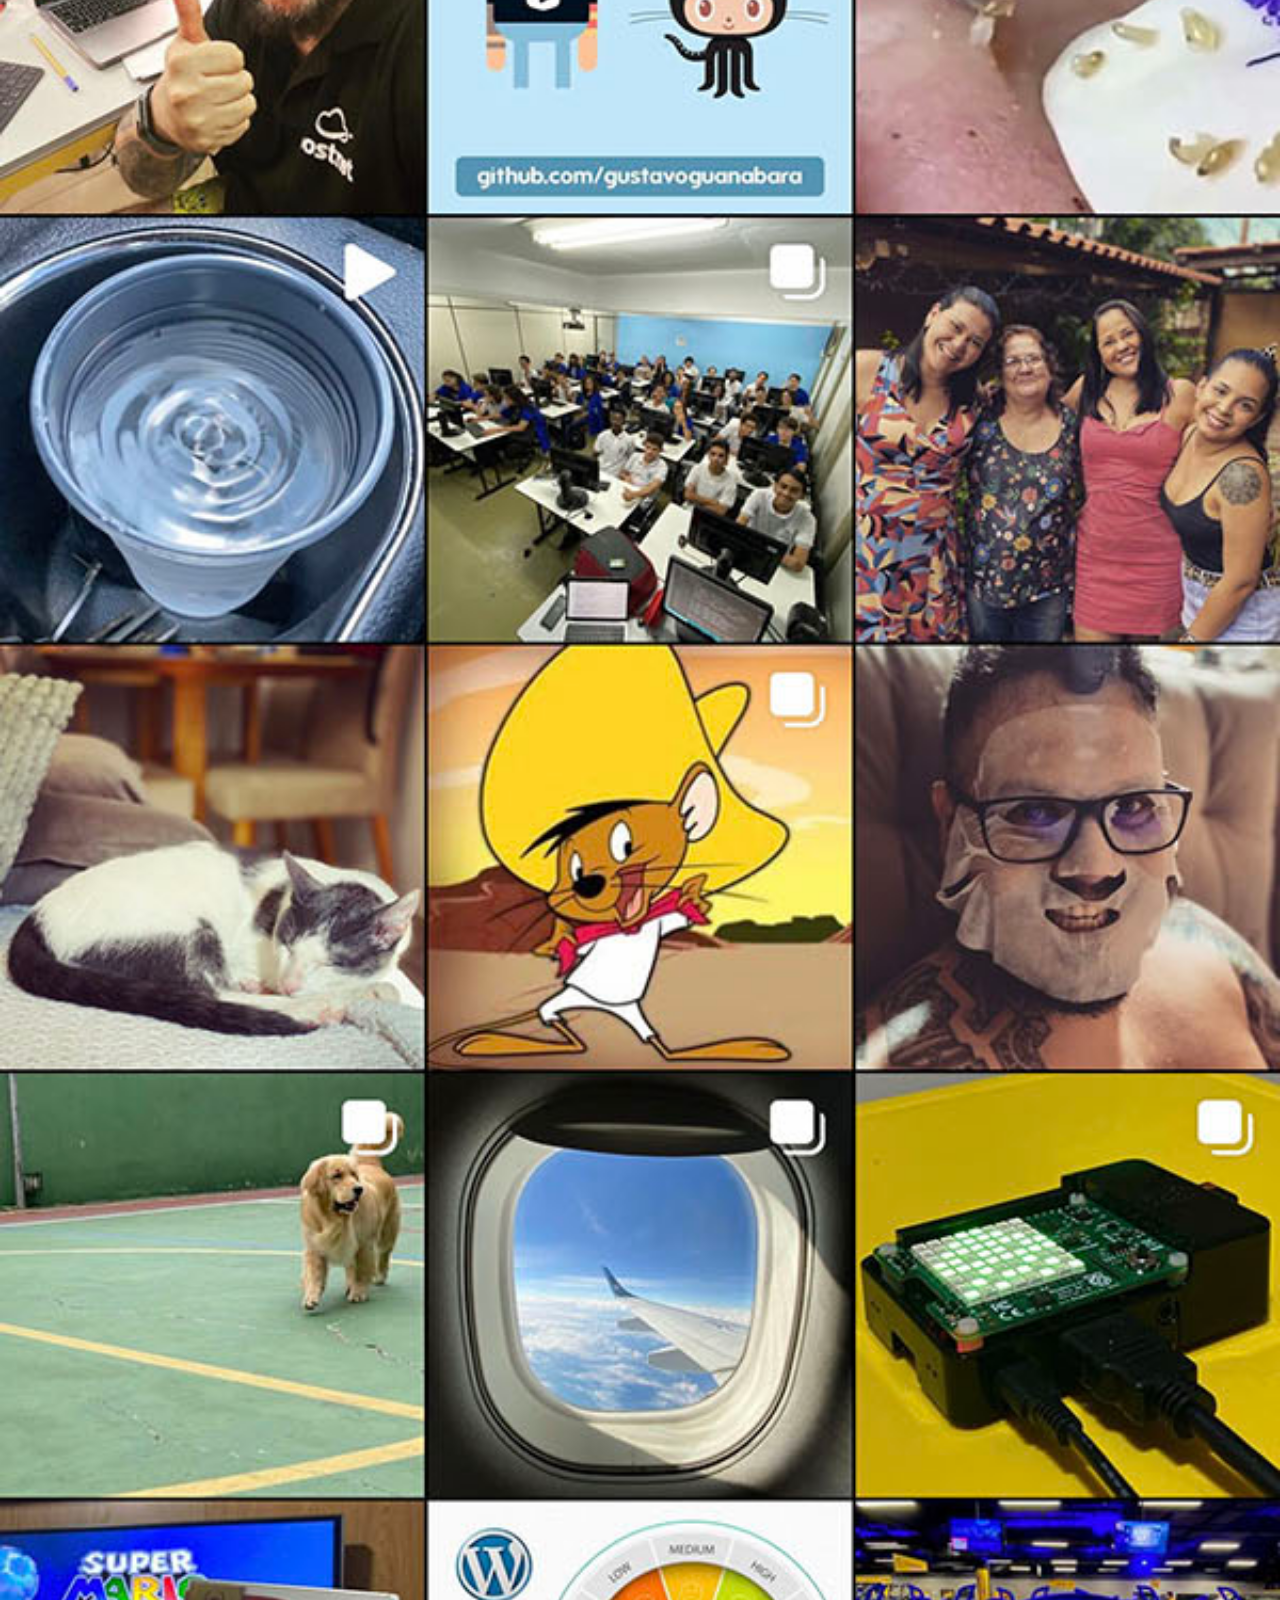
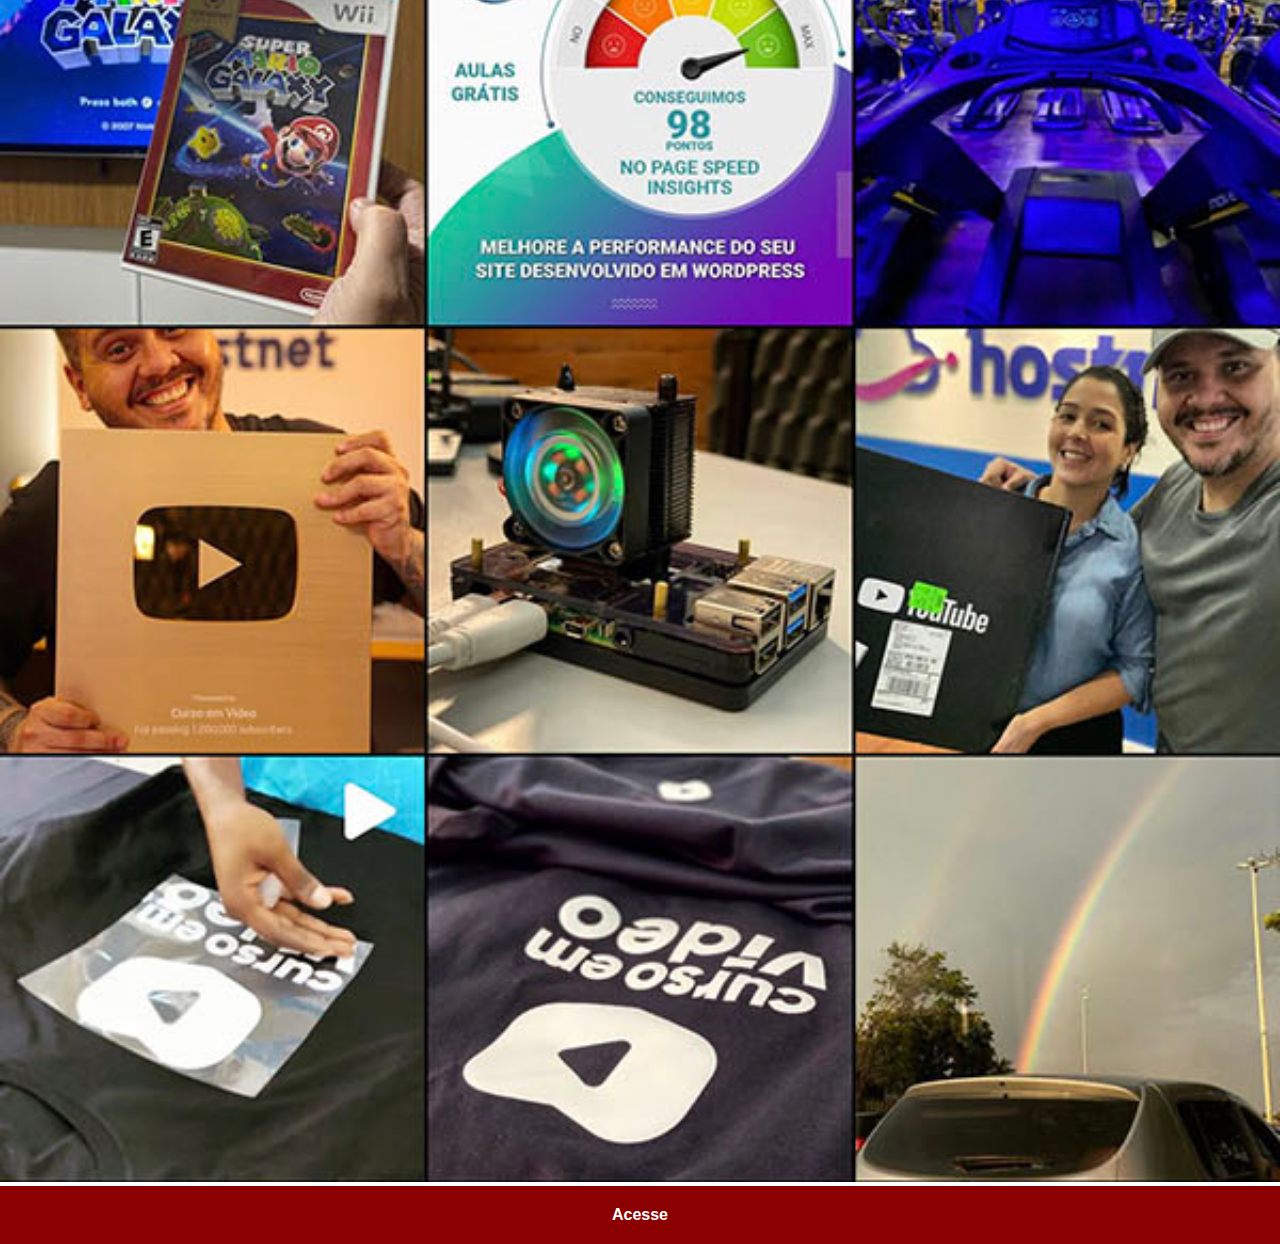
<file: instagram.html>
<!DOCTYPE html>
<html lang="pt-br">
<head>
    <meta charset="UTF-8">
    <meta name="viewport" content="width=device-width, initial-scale=1.0">
    <title>Instagram</title>
    <link rel="stylesheet" href="estilos/social.css">
</head>
<body>
    <img src="imagens/tela-instagram.jpg" alt="Instagram">
    <a href="https://www.instagram.com" target="_blank">Acesse</a>
    
</body>
</html>
</file>
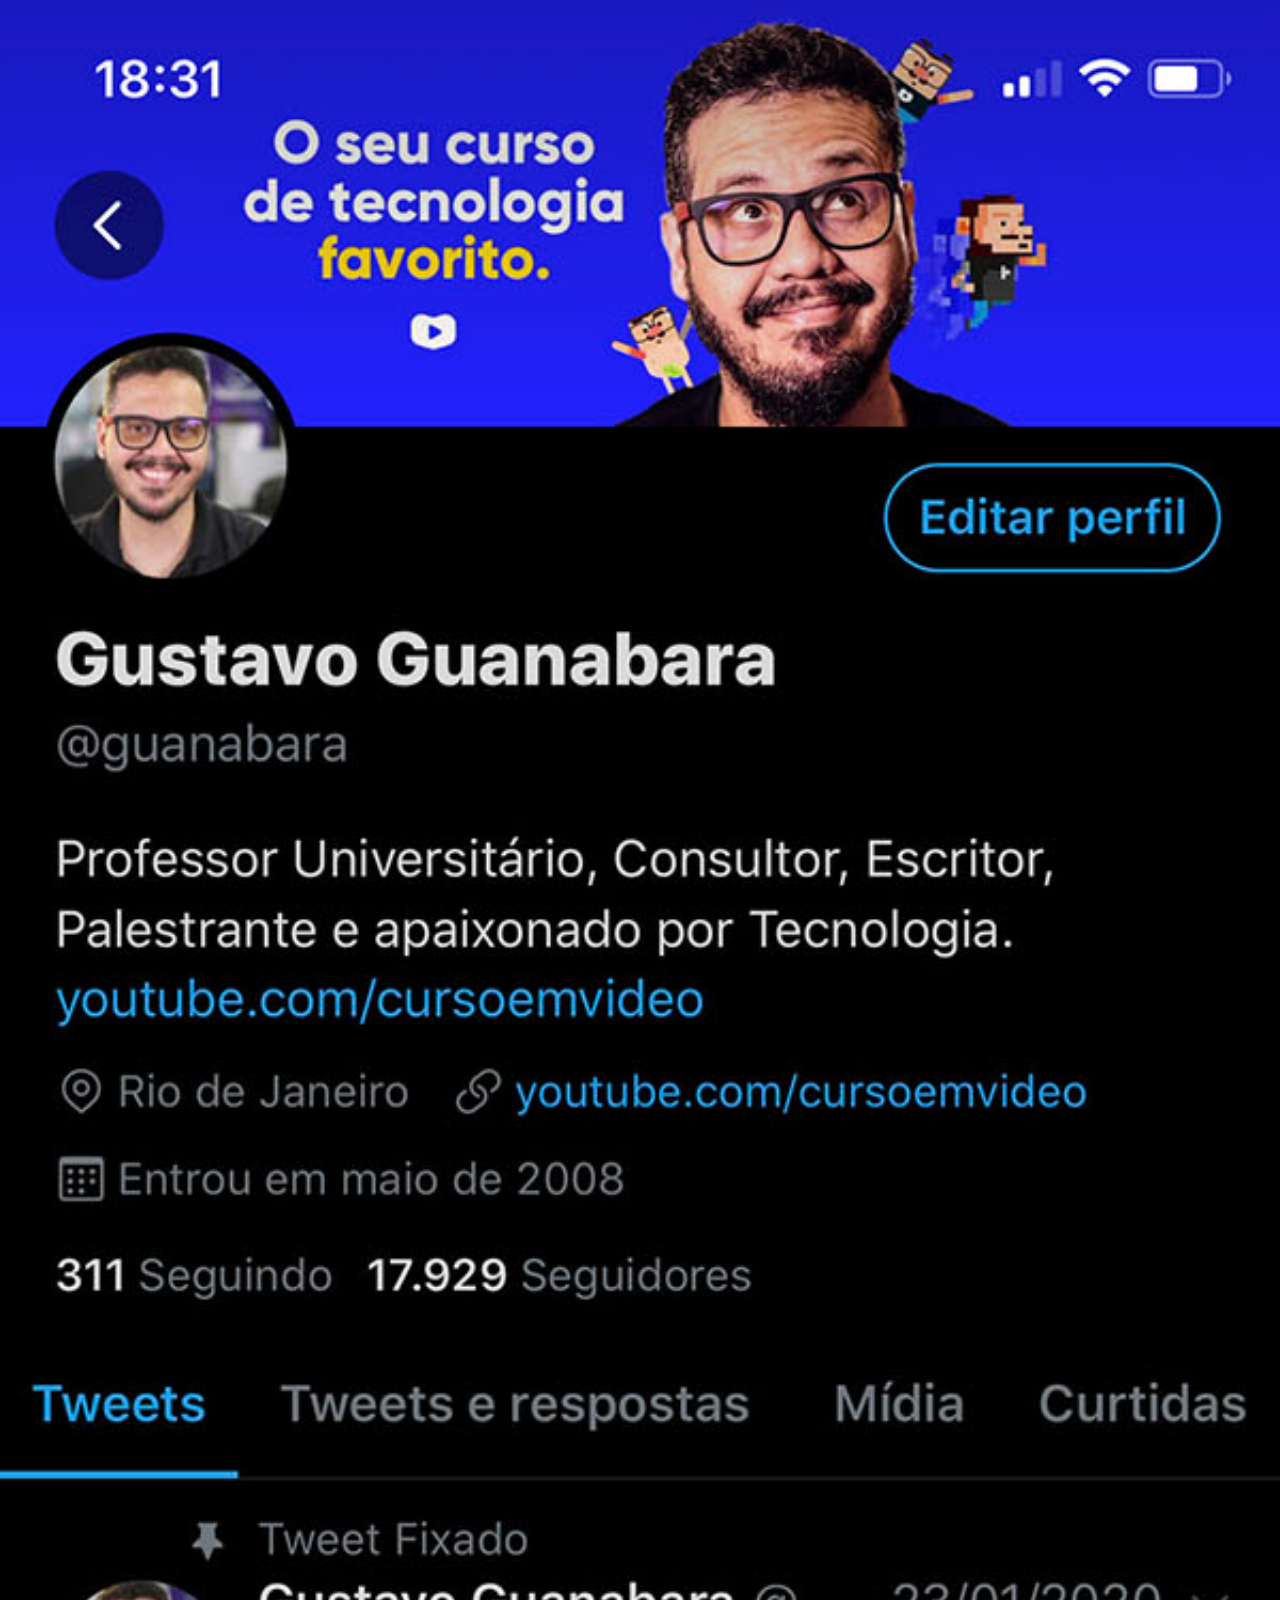
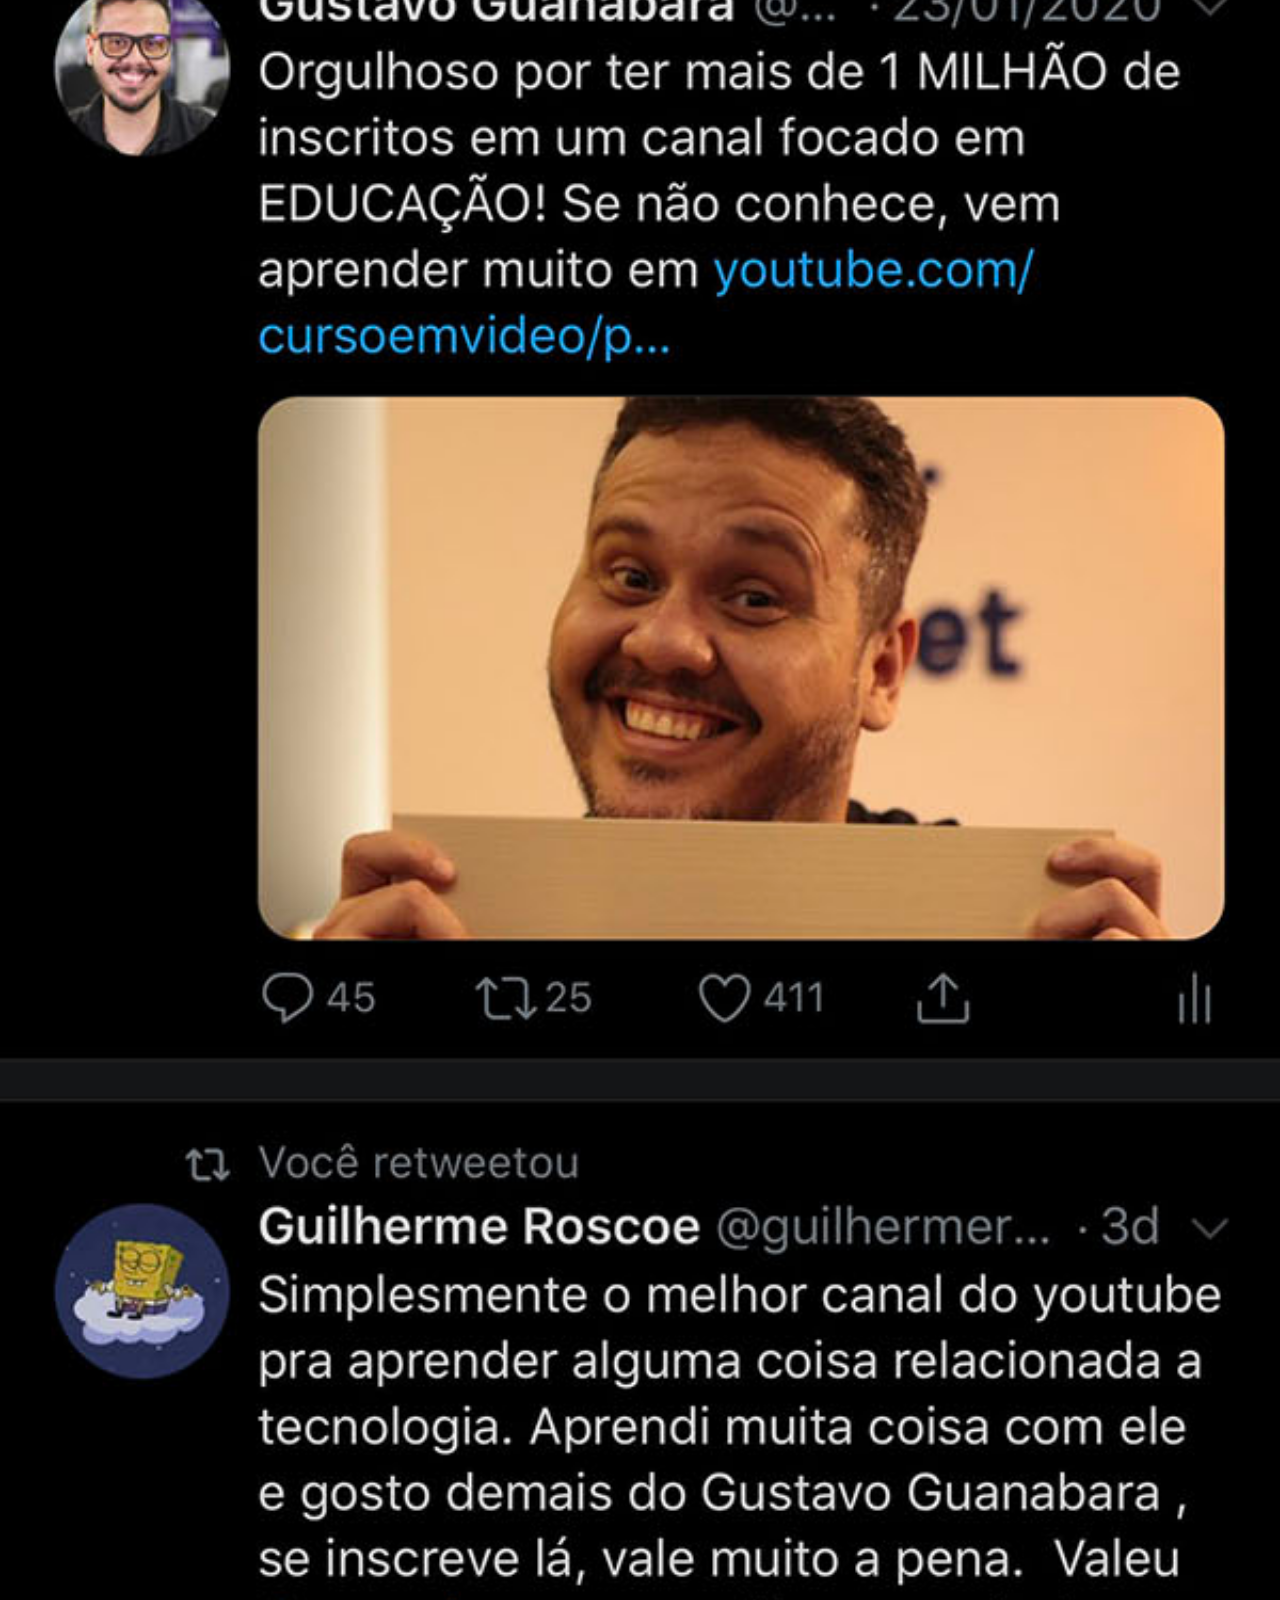
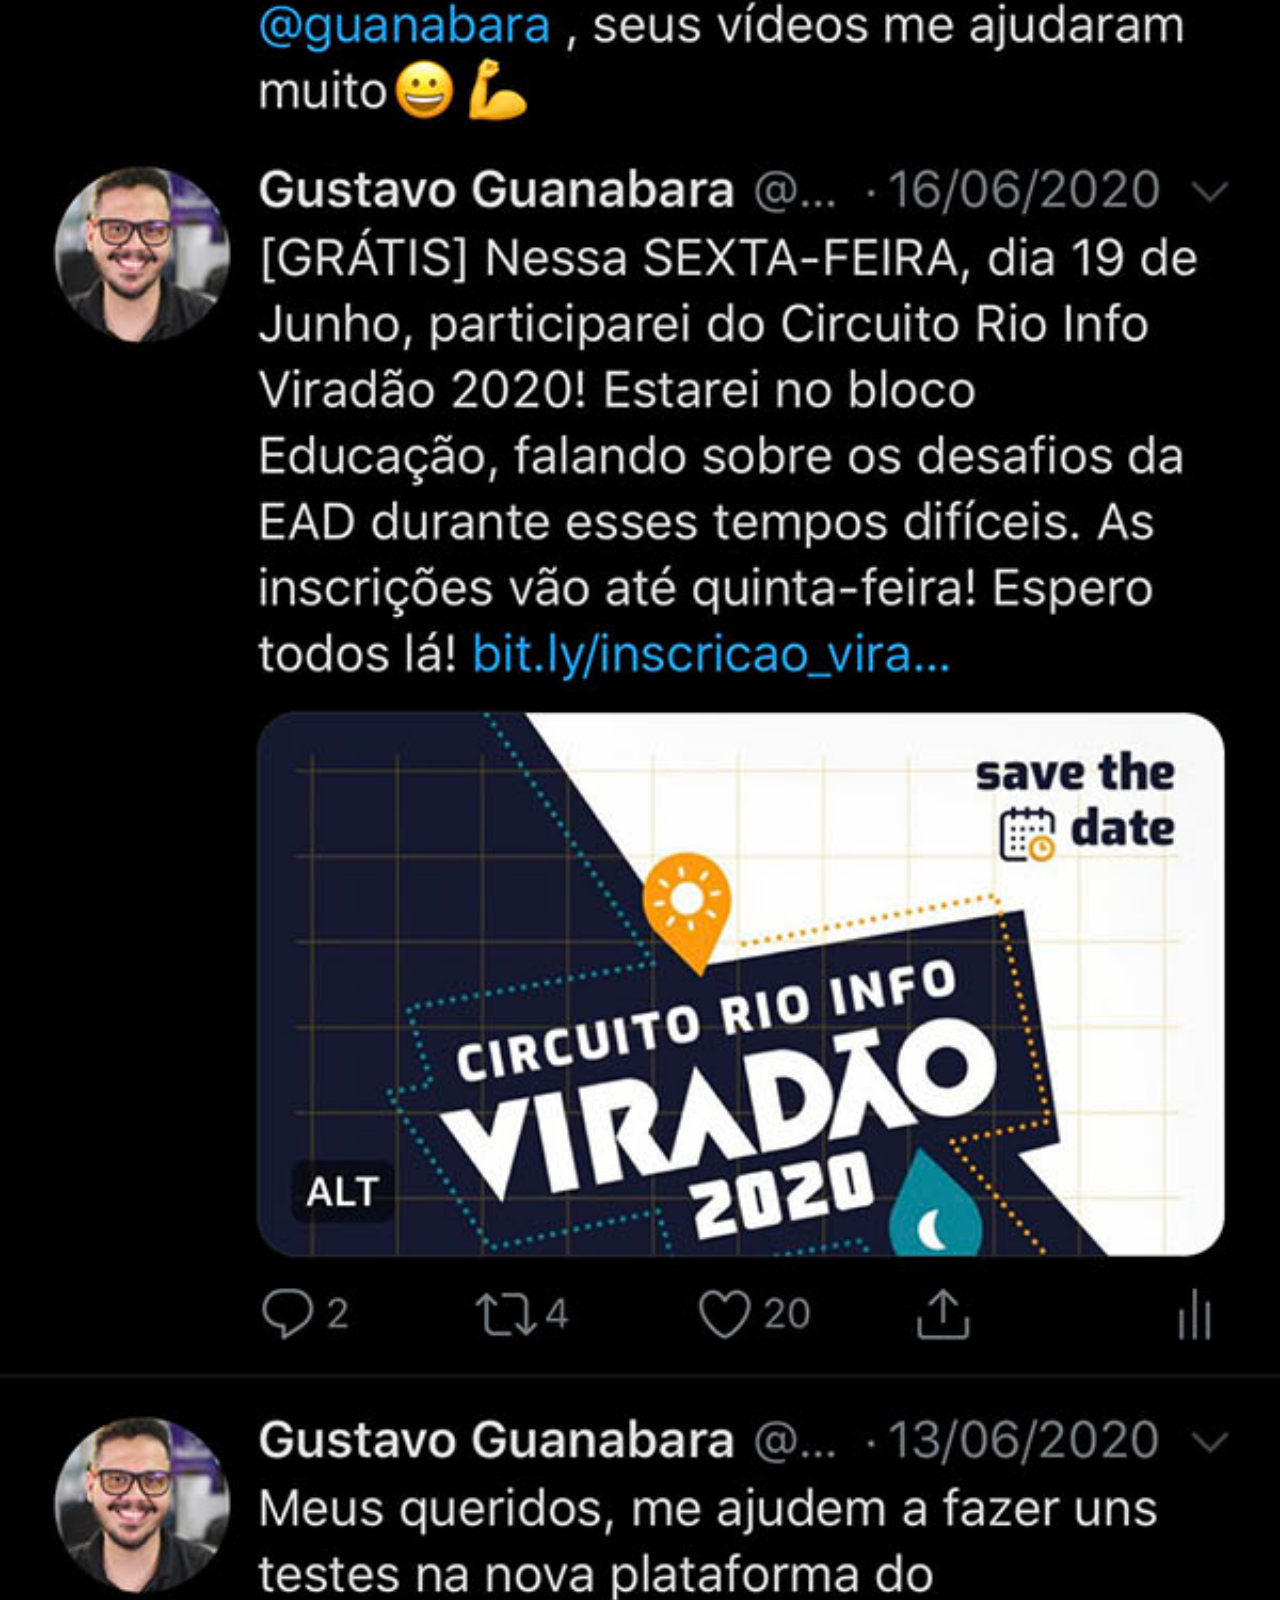
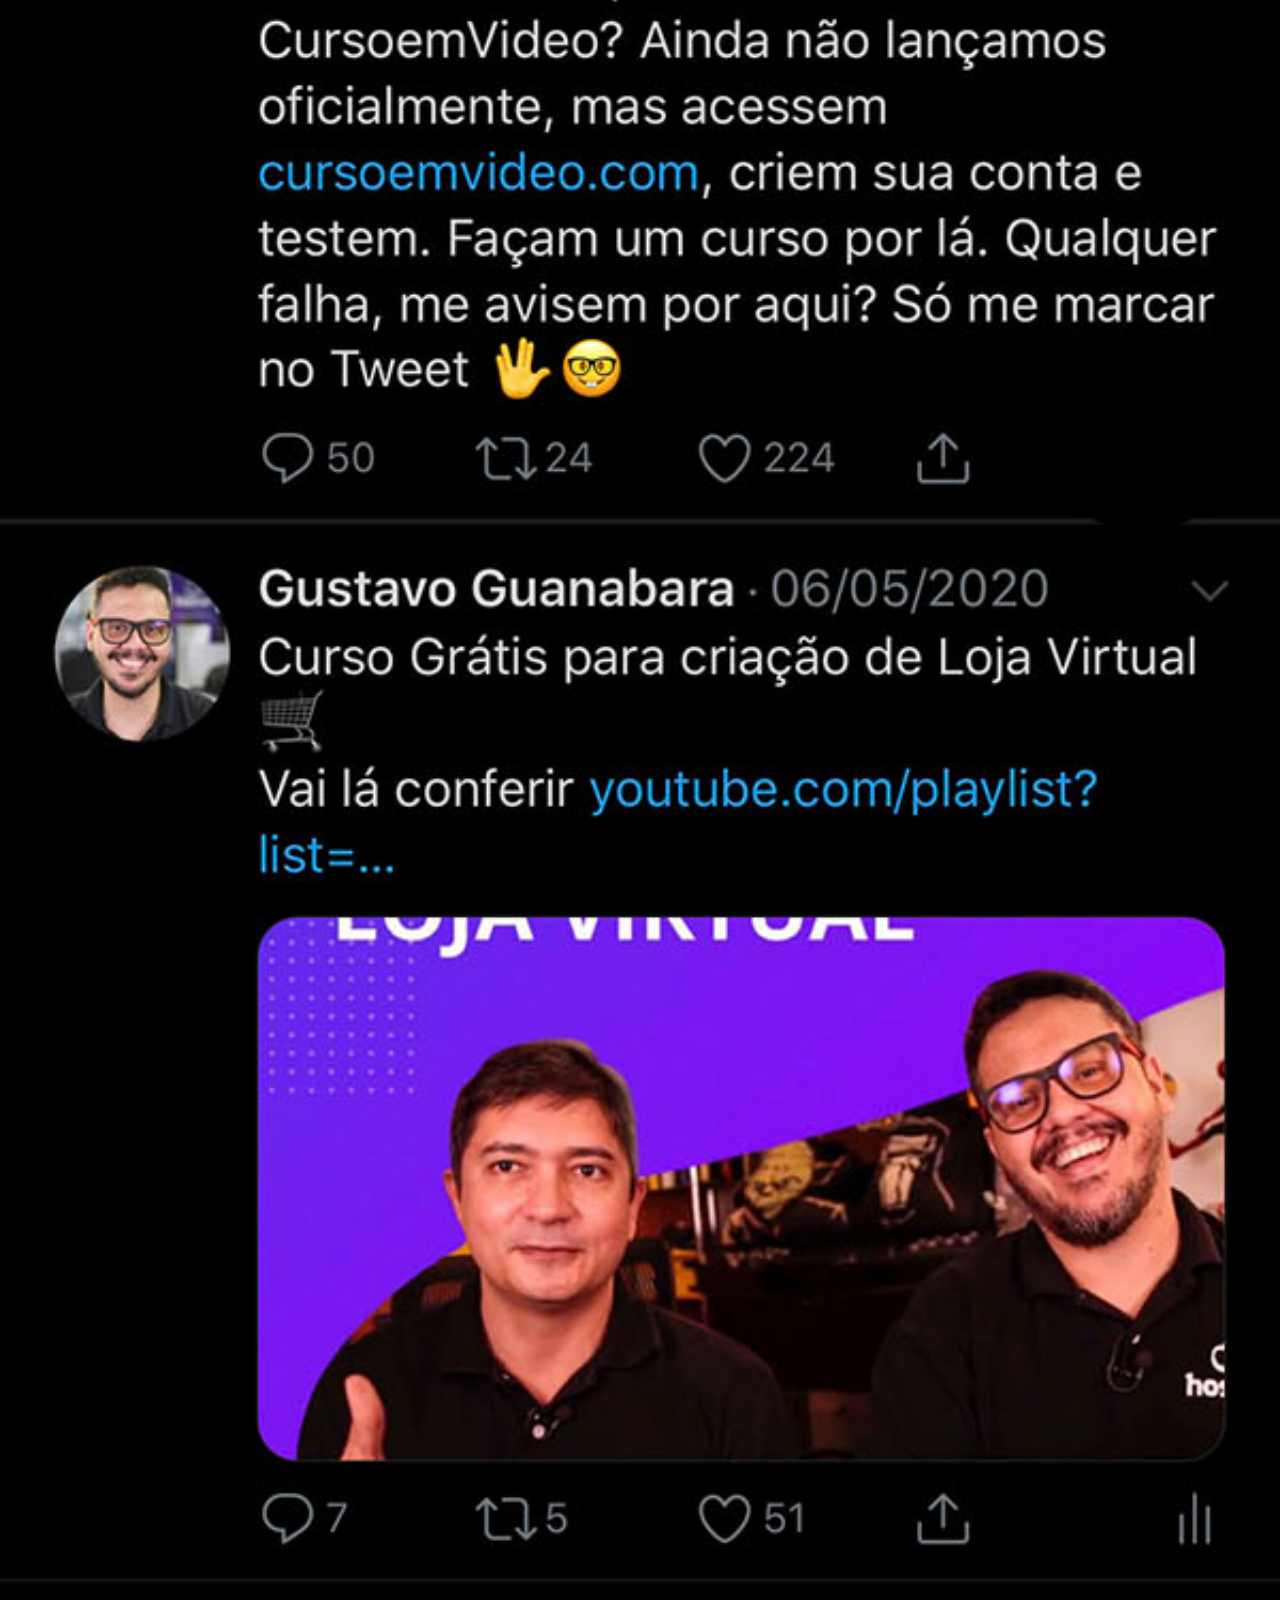
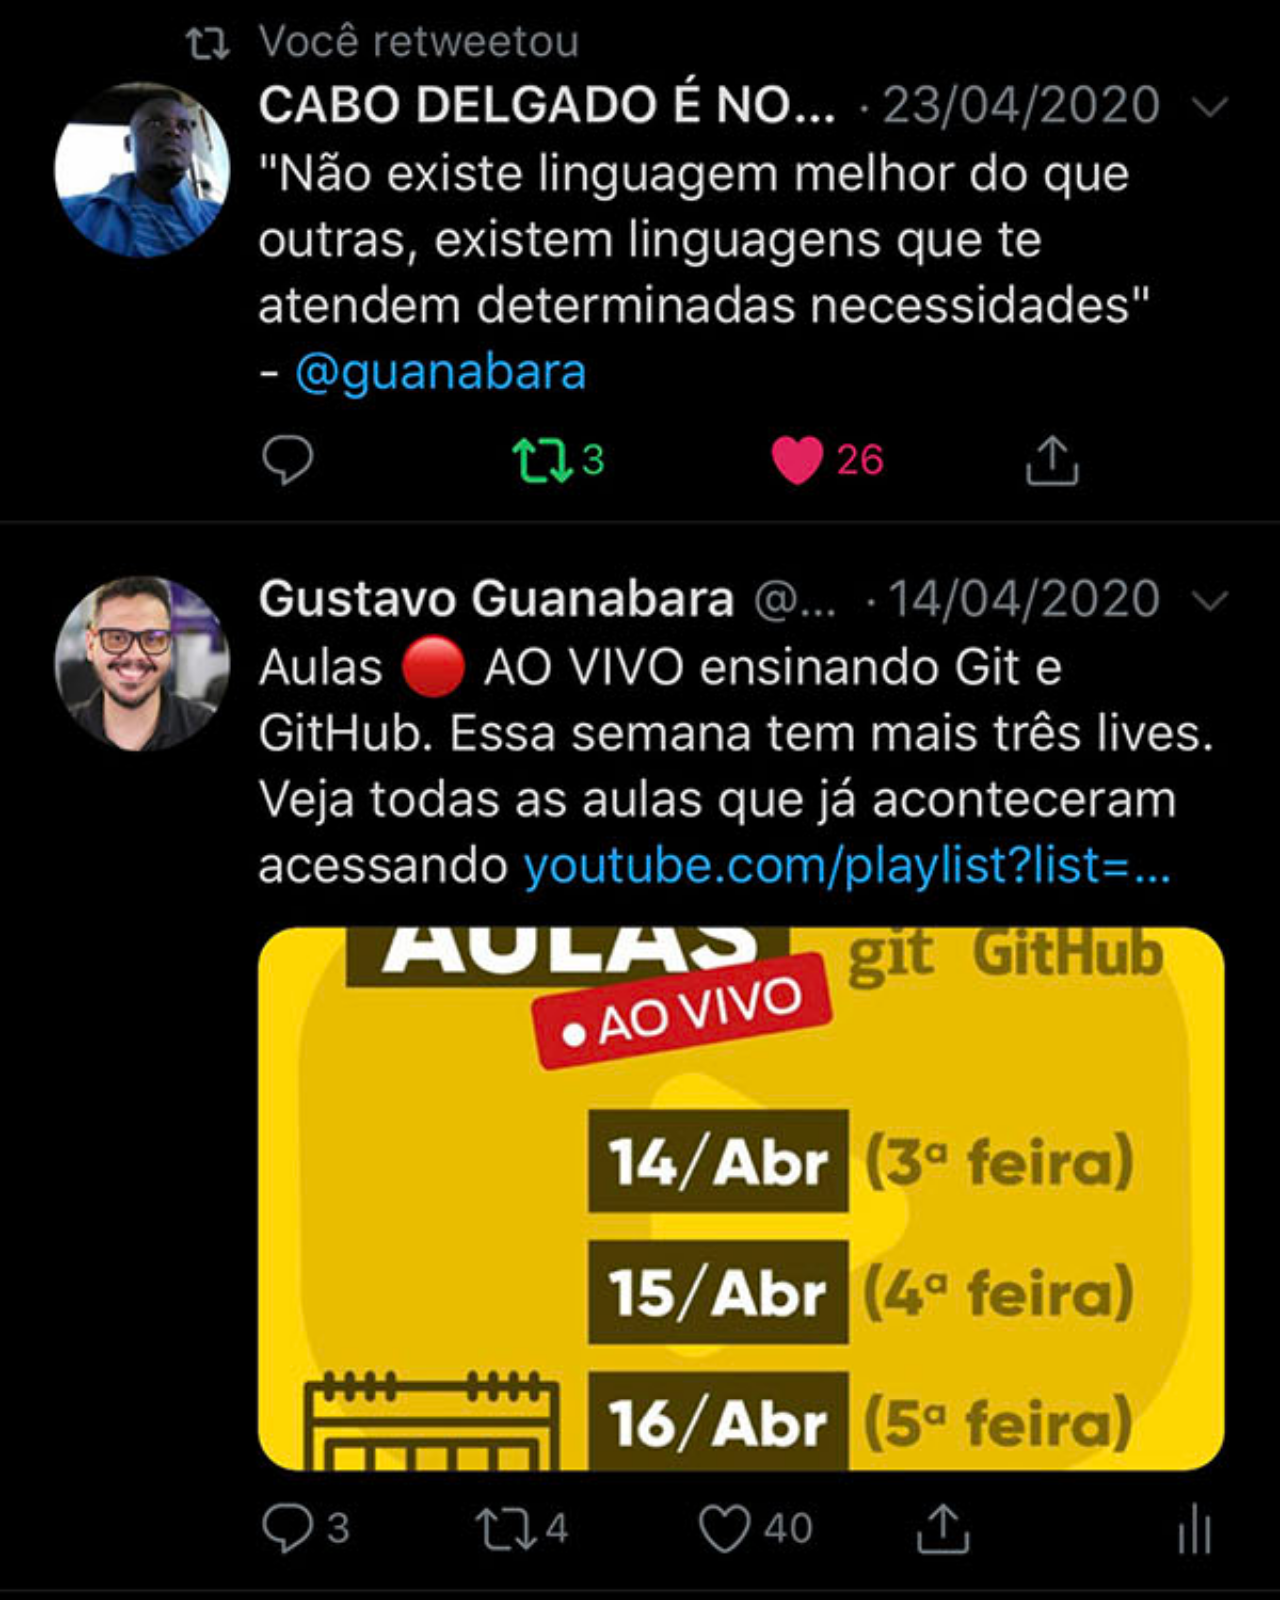
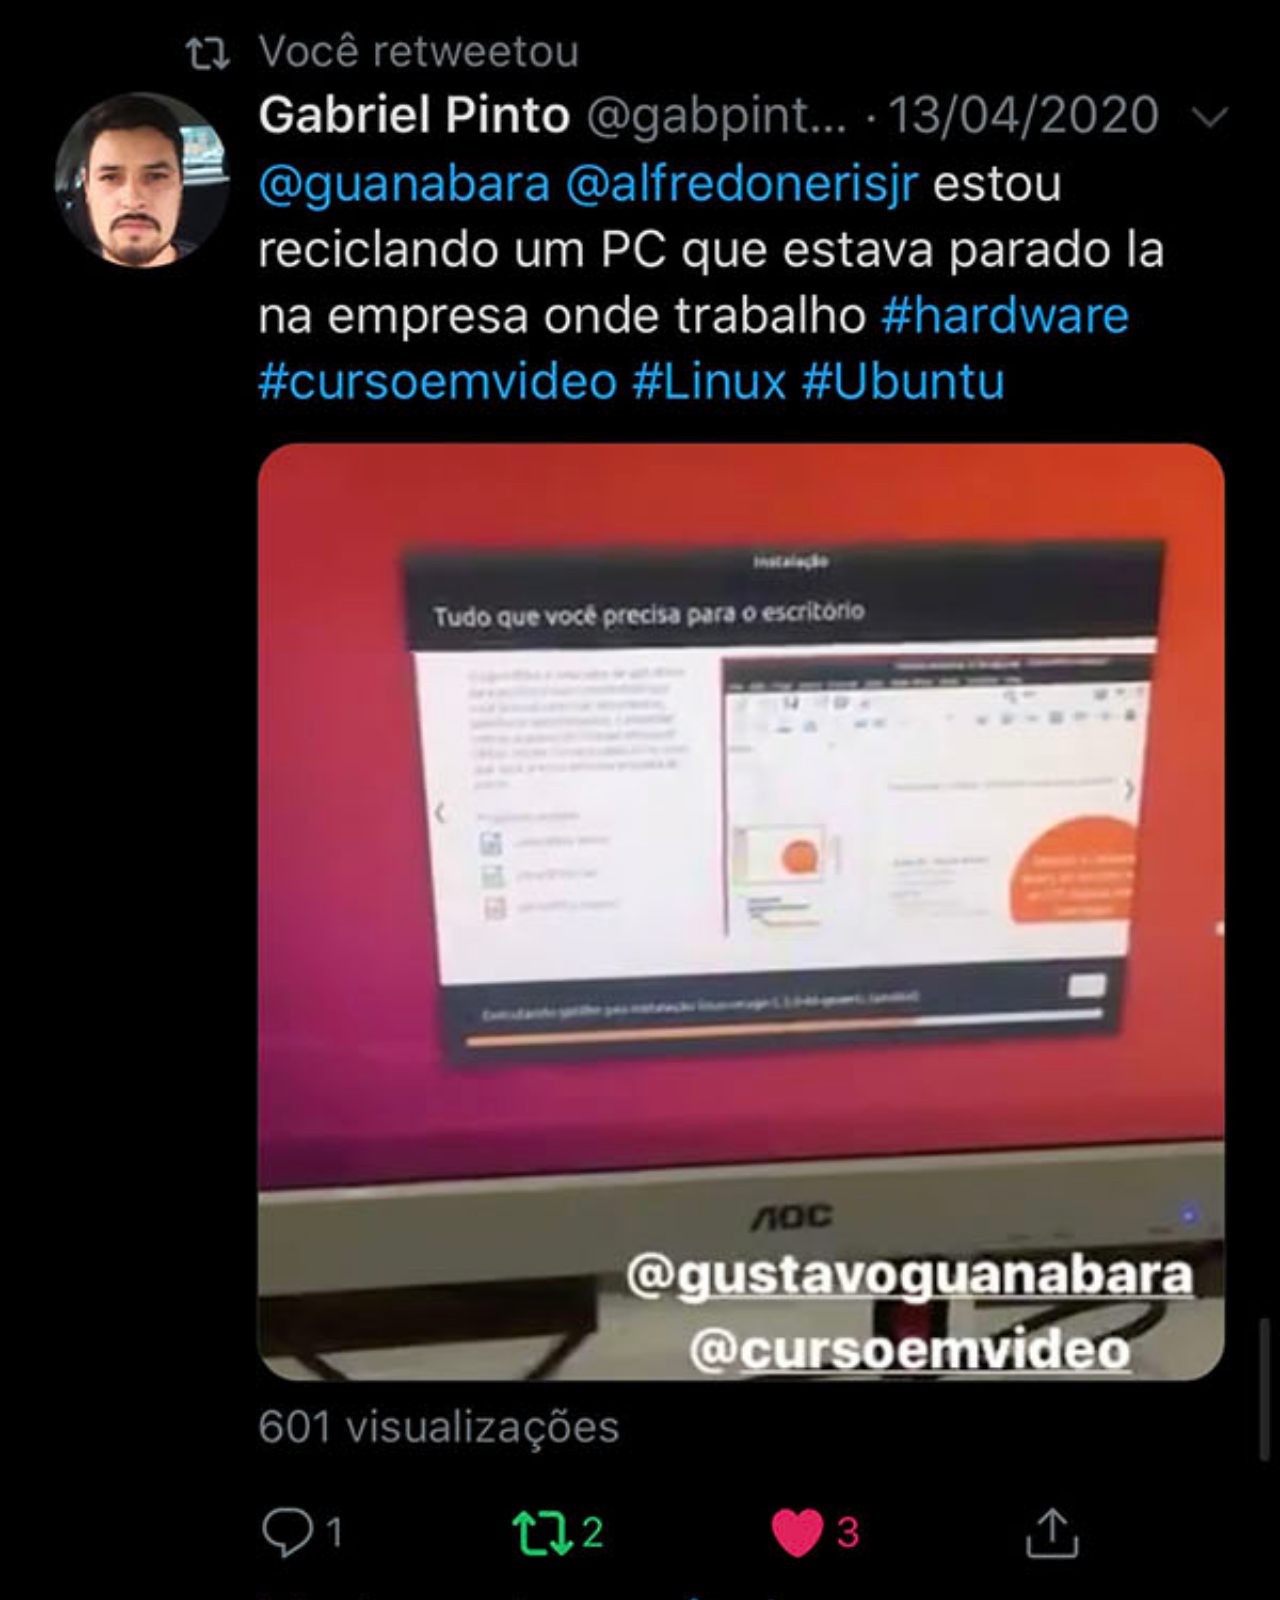
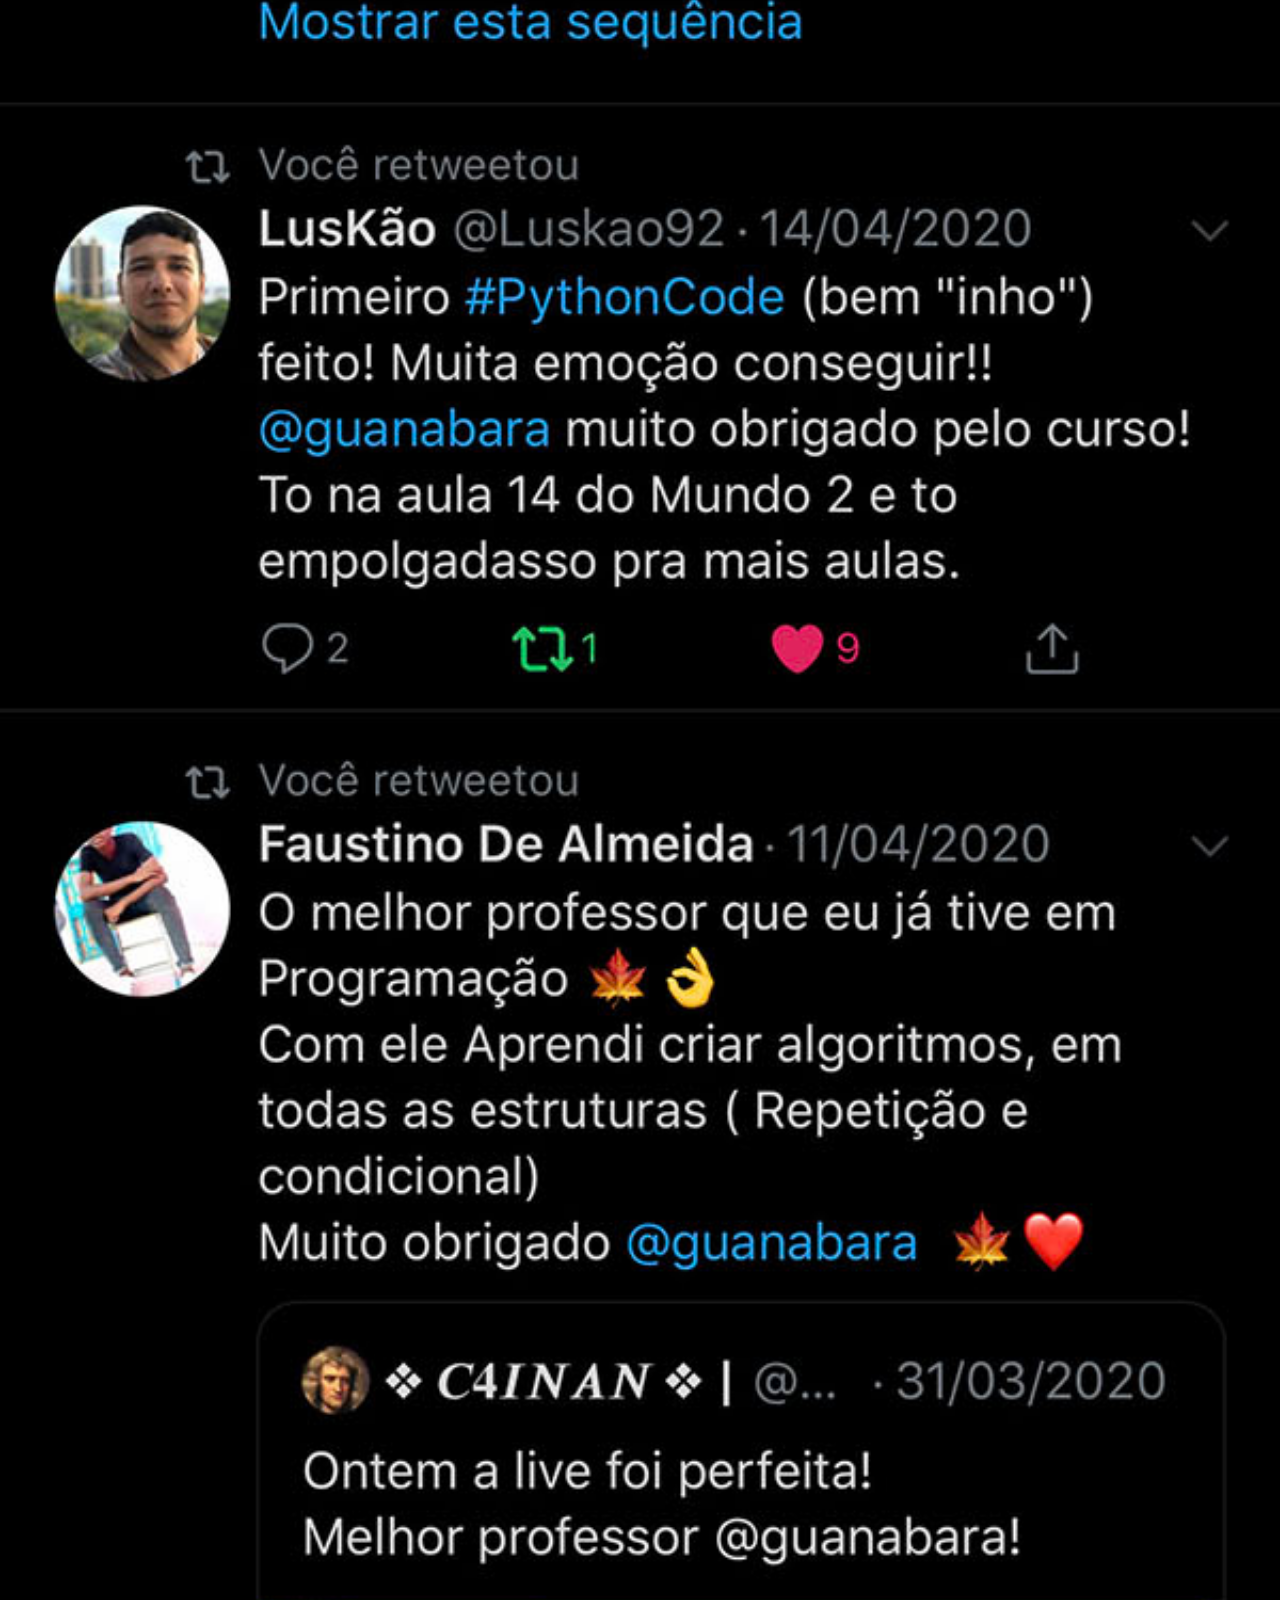
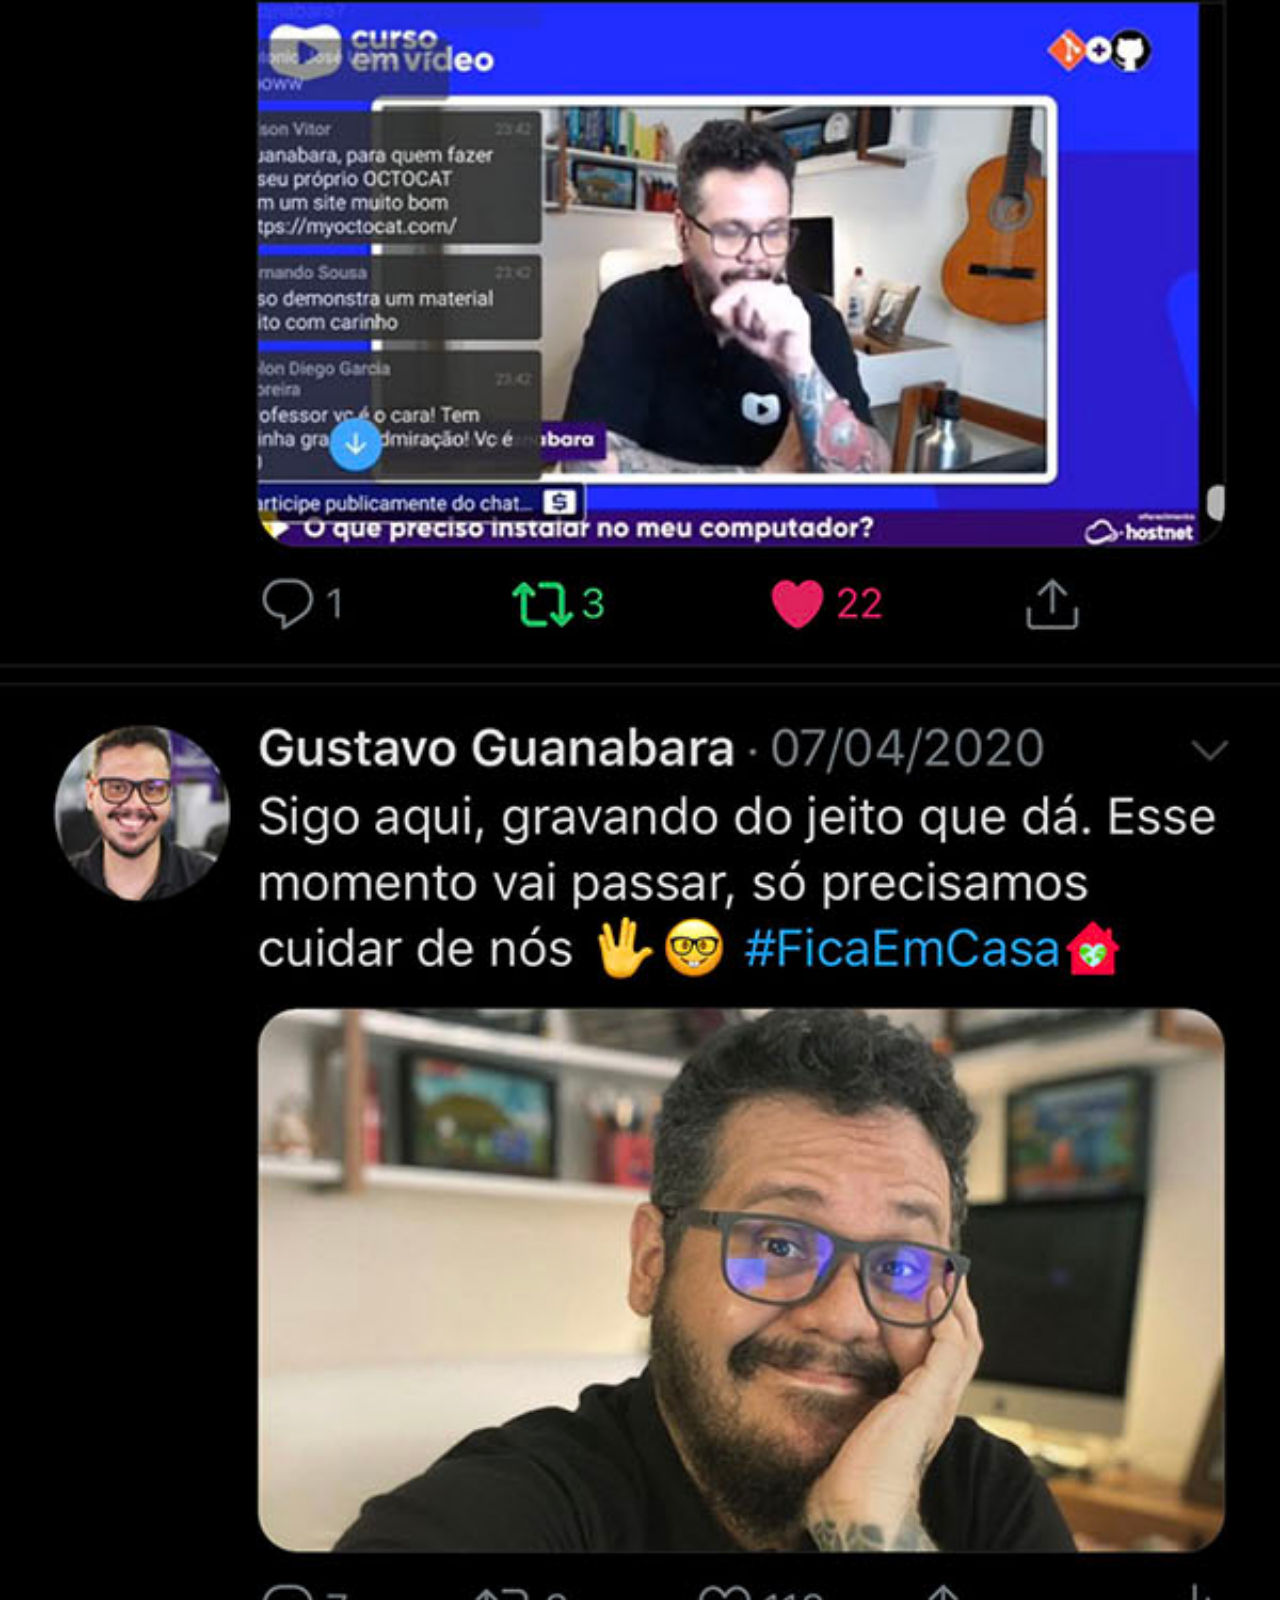
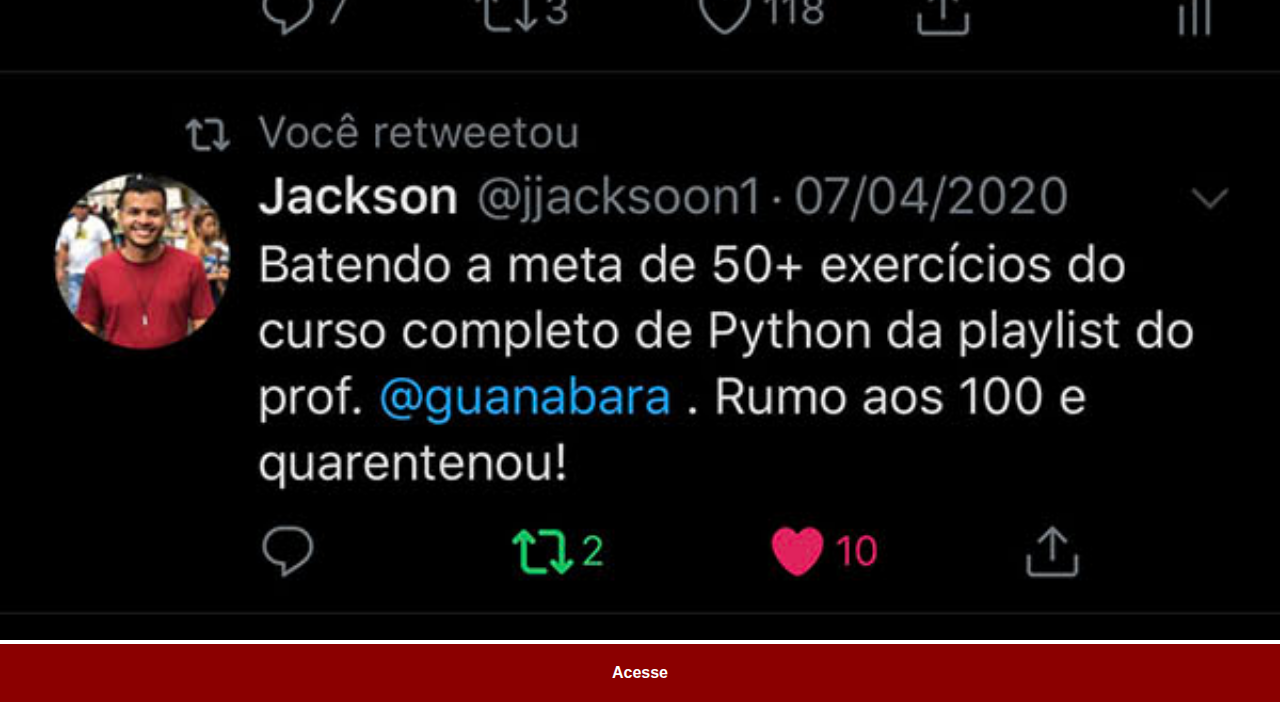
<file: twitter.html>
<!DOCTYPE html>
<html lang="pt-br">
<head>
    <meta charset="UTF-8">
    <meta name="viewport" content="width=device-width, initial-scale=1.0">
    <title>Twitter</title>
    <link rel="stylesheet" href="estilos/social.css">
</head>
<body>
    <img src="imagens/tela-twitter.jpg" alt="Twitter">
    <a href="https://twitter.com/i/flow/login" target="_blank">Acesse</a>
</body>
</html>
</file>
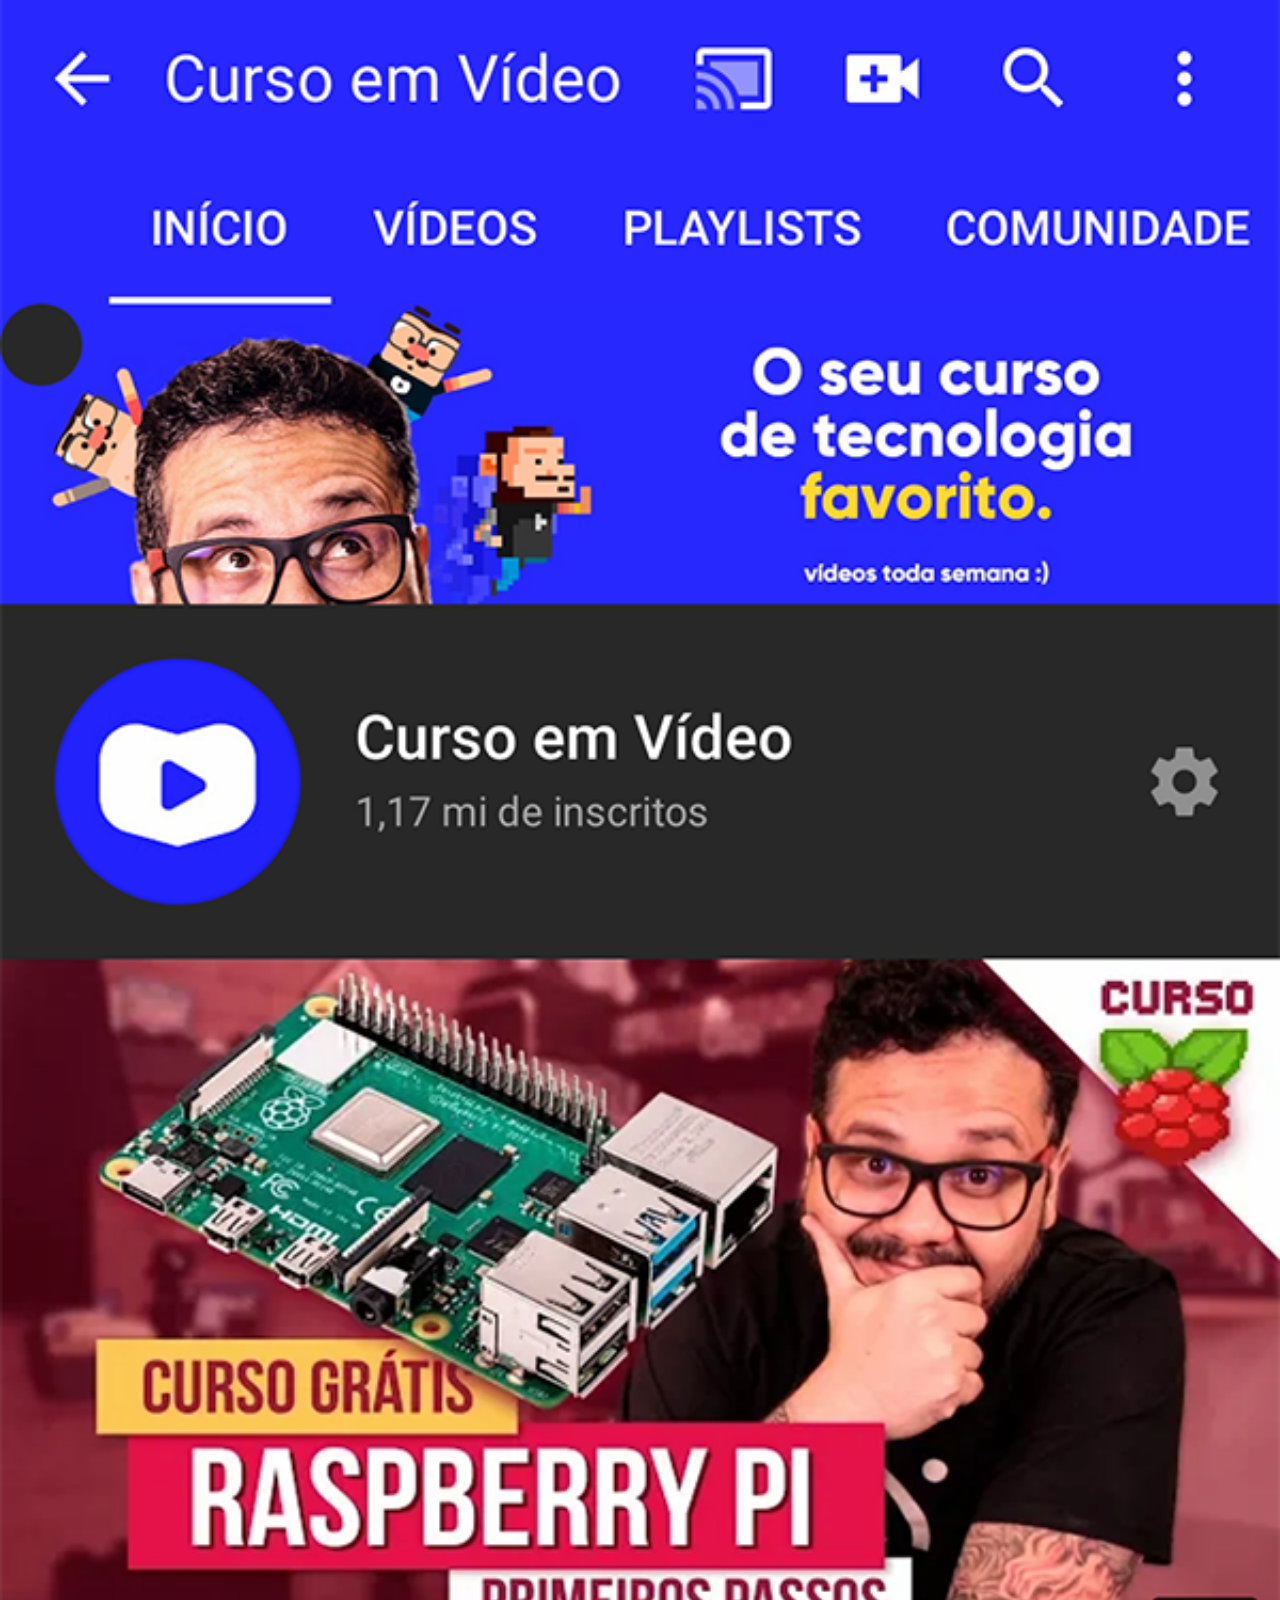
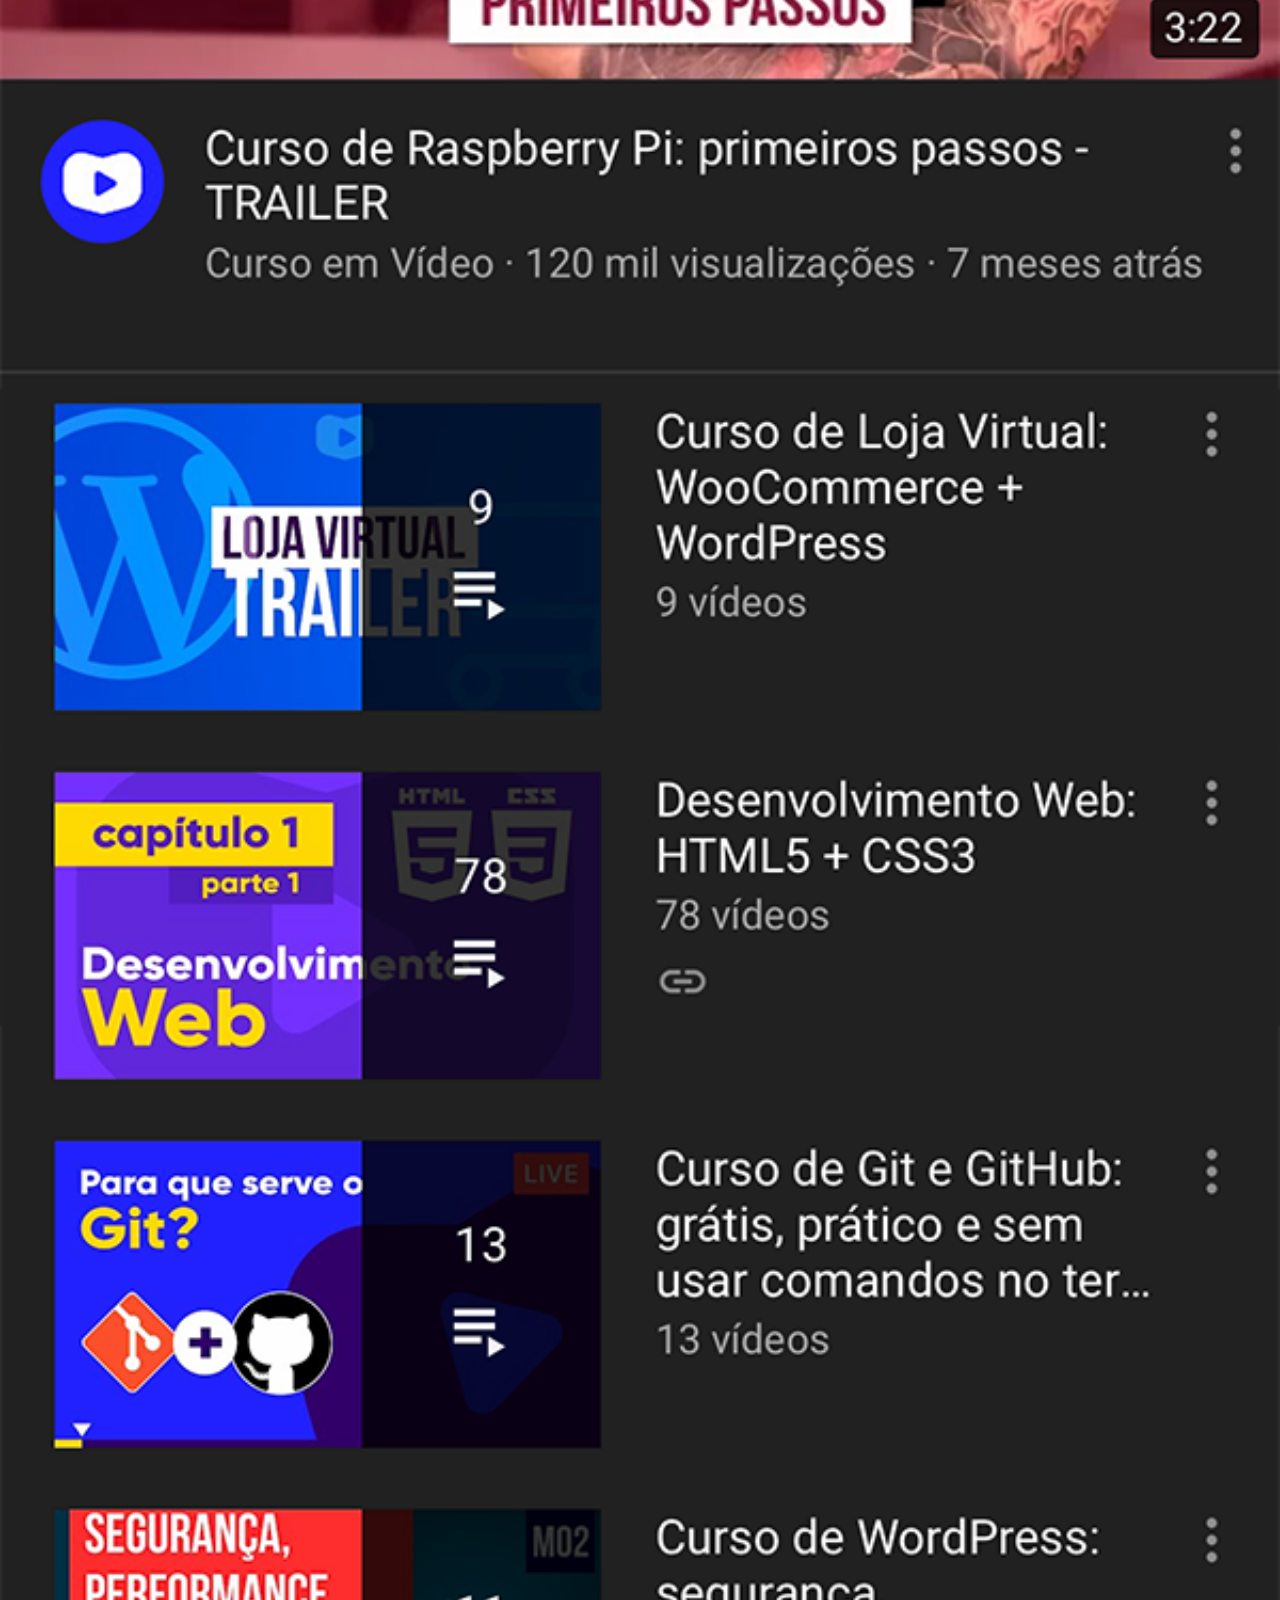
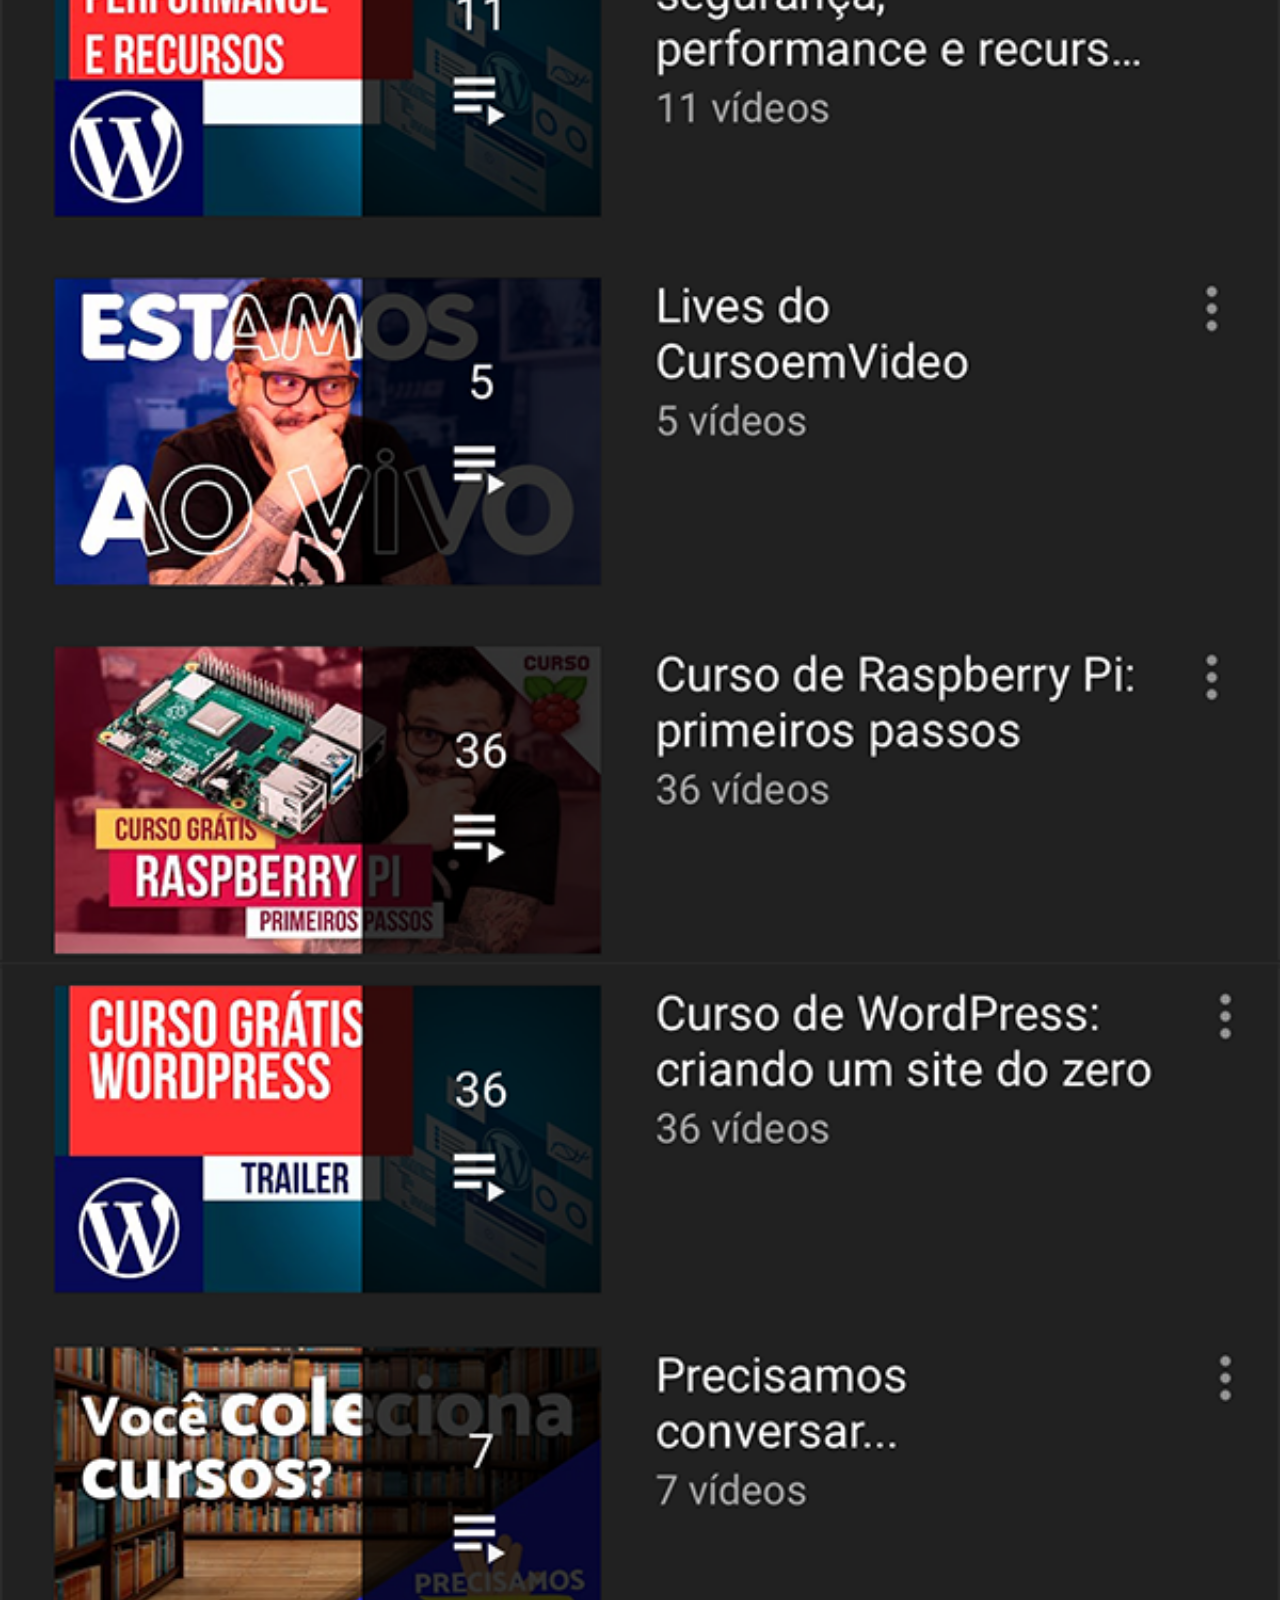
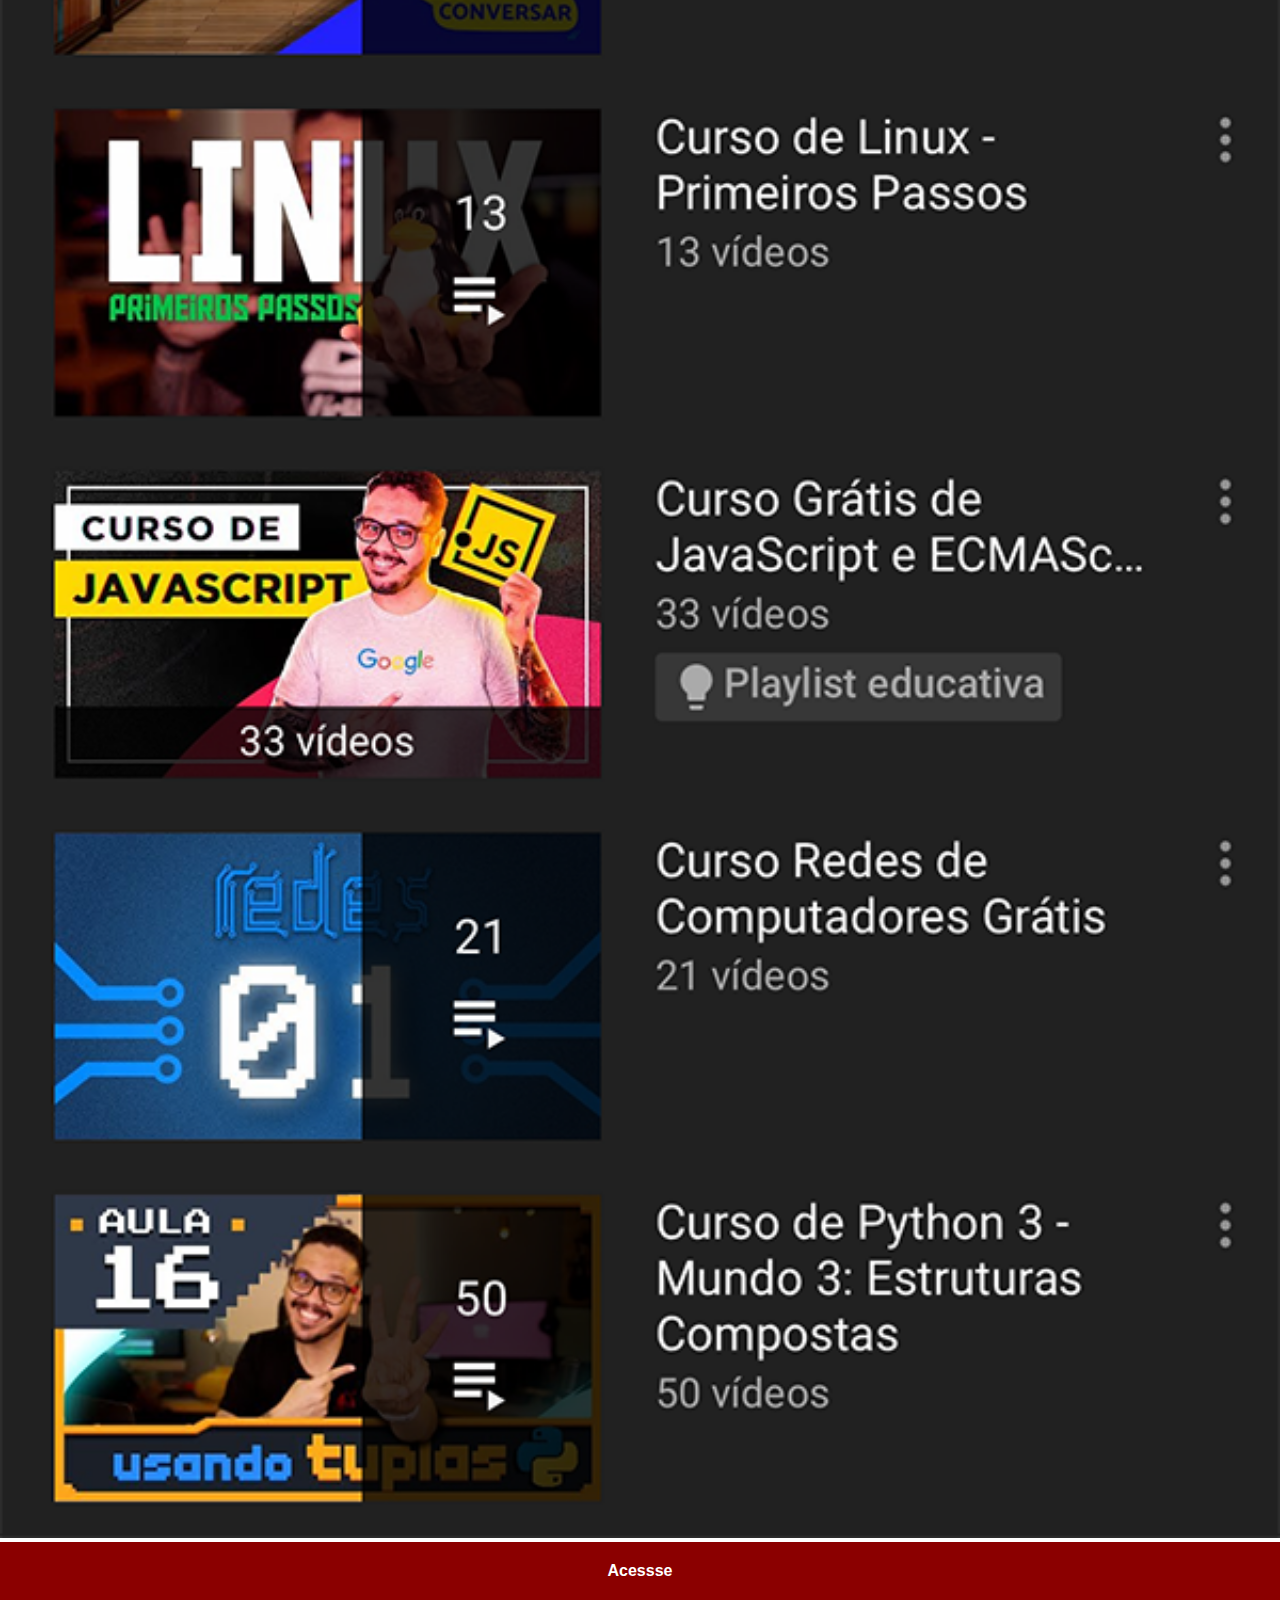
<file: yotube.html>
<!DOCTYPE html>
<html lang="pt-br">
<head>
    <meta charset="UTF-8">
    <meta name="viewport" content="width=device-width, initial-scale=1.0">
    <title>Yotub</title>
    <link rel="stylesheet" href="estilos/social.css">
</head>
<body>
    <img src="imagens/tela-youtube.png" alt="Yotube">
    <a href="https://www.youtube.com/user/cursosemvideo/playlists" target="_blank">Acessse</a>
</body>
</html>
</file>
<file: estilos/style.css>
@charset "UTF-8";
* {
    margin: 0px;
    padding: 0px;
    font-family: Arial, Helvetica, sans-serif;
}
html, body {
    height: 100vh;
    width: 100vw;
    background-color: black;
}

body {
    background-image: url(../imagens/fundo-madeira.jpg);
    background: repeat no repeat;
    background-position: top center;
    background-size: cover;
    background-attachment: fixed;
}

main {
    height: 100vh;
    position: relative;
}

section#telefone {
    position: absolute;
    top: 50%;
    left: 50%;
    transform: translate(-50%, -50%);

    height: 627px;
    width: 311px;
    background:   url(../imagens/frame-iphone.png)  no-repeat;
}

iframe#tela {
    position: relative;
    top: 80px;
    left: 22px;
    width: 267px;
    height: 471px;
}

section#redes-sociais {
    text-align: right;
}

section#redes-sociais img{
    width: 50px;
    margin: 10px;
    border-radius: 50%;
    box-shadow: 2px 2px 5px black;
    box-sizing: border-box;
}

section#redes-sociais img:hover {
    border: 2px solid rgb(255, 255, 255, 0.637);
    transform: translate(-3px, -3px);
    box-shadow: 5px 5px 10px rgb(0, 0, 0, 623);
    transition: transform 0.5; border: 1s;
}
</file>
<file: estilos/social.css>
@charset "UTF-8";

* {
    margin: 0px;
    padding: 0px;
    font-family: Arial, Helvetica, sans-serif;
}

::-webkit-scrollbar{
    width: 0px;
    height: 0px;
}

img {
    width: 100vw;
}

a {
    display: block;
    background-color: darkred;
    padding: 20px;
    text-align: center;
    font-weight: bolder;
    text-decoration: none;
    color: white;
}

a:hover {
    background-color: red;
}
</file>
